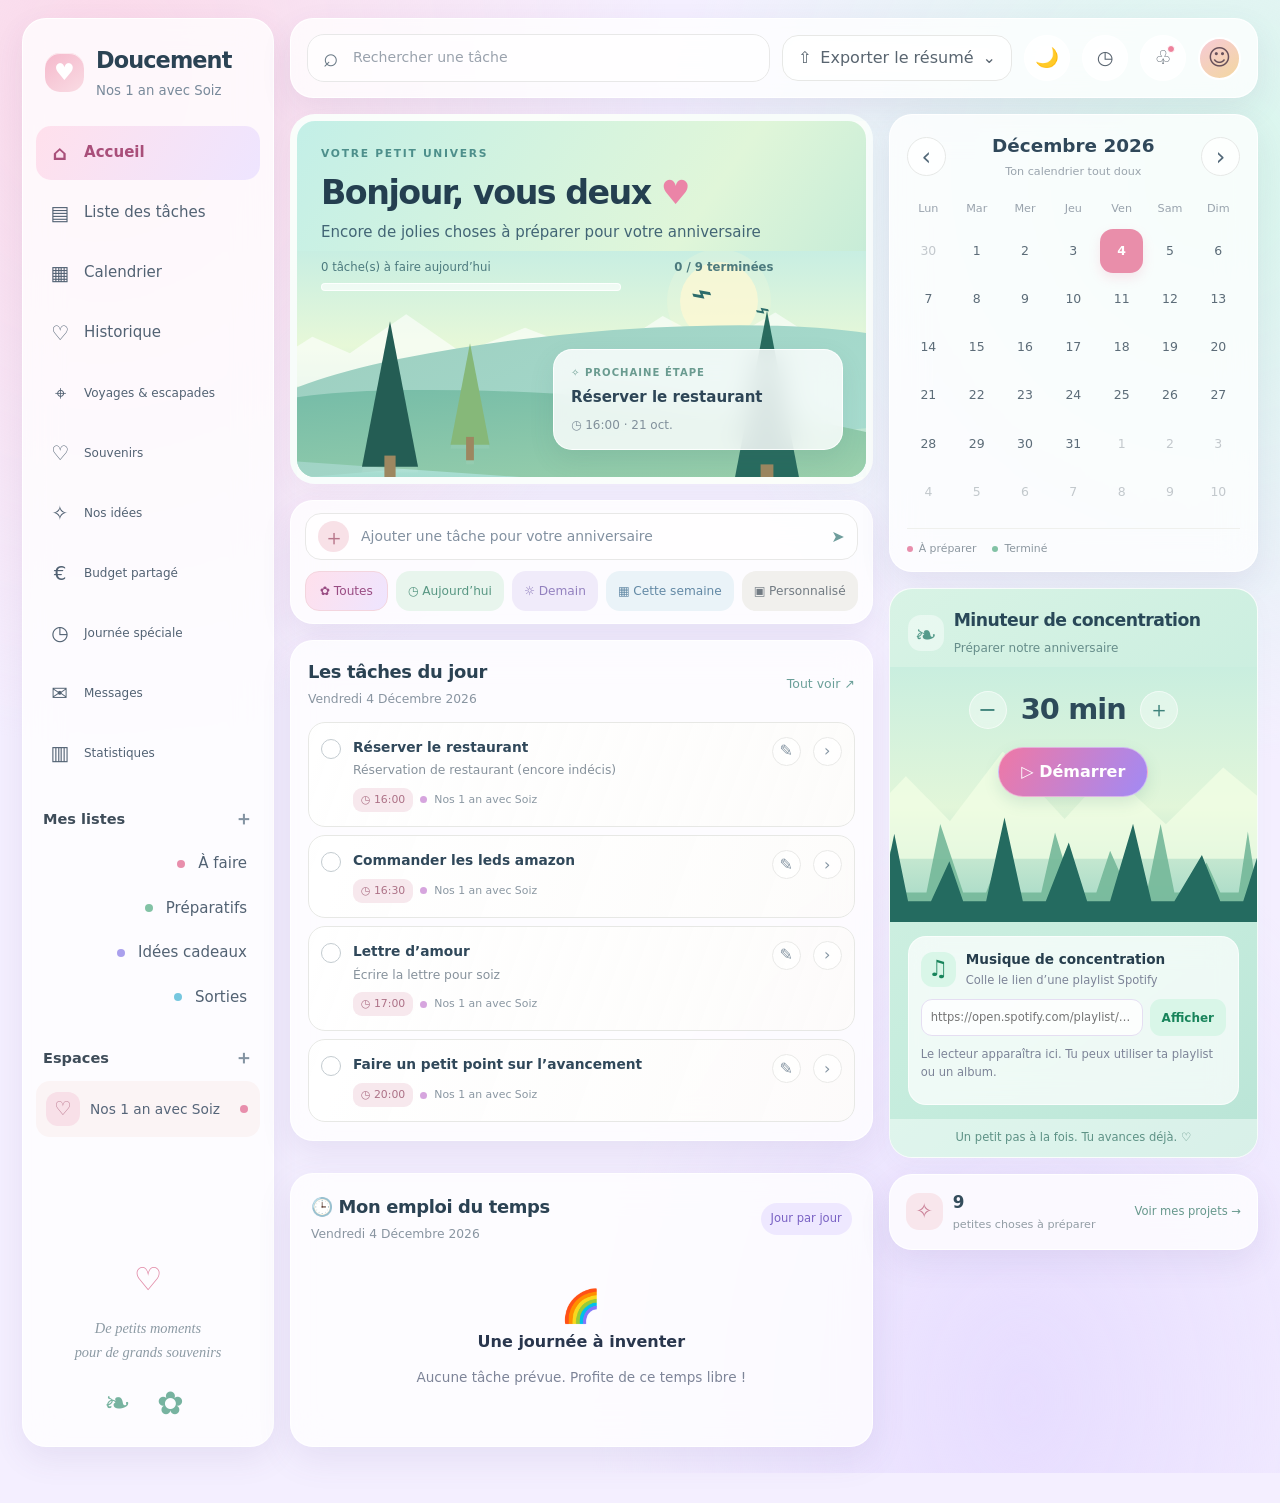
<file: index.html>
<!doctype html><html lang="fr"><head><meta charset="utf-8"><meta name="viewport" content="width=device-width,initial-scale=1,viewport-fit=cover"><meta name="theme-color" content="#f7f4ee"><meta name="description" content="Ton espace doux pour organiser tes projets."><title>Doucement — Mon espace</title><link rel="stylesheet" href="style.css"></head><body data-page="home"><div id="app"></div><script src="app.js" defer></script></body></html>
</file>
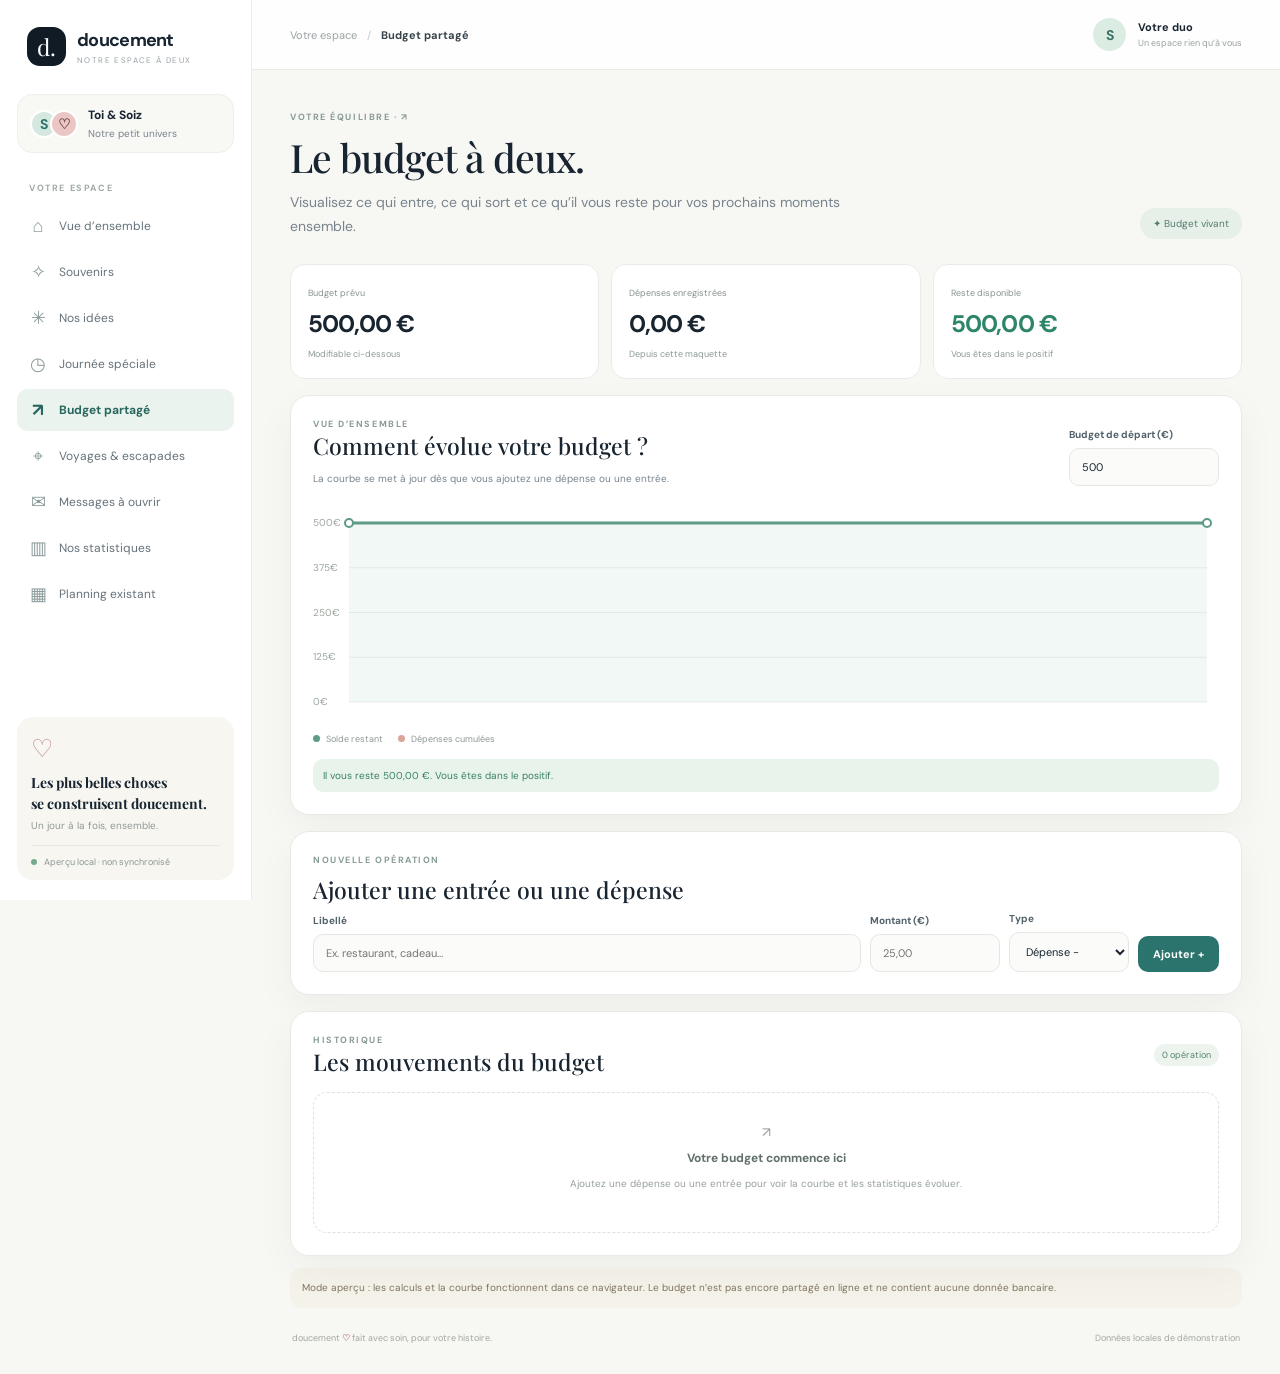
<file: budget.html>
<!doctype html><html lang="fr"><head><meta charset="utf-8"><meta name="viewport" content="width=device-width,initial-scale=1"><title>Budget partagé — Doucement</title><link rel="stylesheet" href="styles.css"></head><body><div class="app-shell"><aside class="sidebar" id="sidebar"><a class="brand" href="index.html"><span class="brand-mark">d.</span><span><b>doucement</b><small>NOTRE ESPACE À DEUX</small></span></a><div class="couple-switch"><div class="avatar-pair"><span>S</span><span>♡</span></div><div><b>Toi & Soiz</b><small>Notre petit univers</small></div></div><div class="nav-label">VOTRE ESPACE</div><nav class="nav"><a class="nav-link " href="index.html"><span>⌂</span>Vue d’ensemble</a><a class="nav-link " href="souvenirs.html"><span>✧</span>Souvenirs</a><a class="nav-link " href="idees.html"><span>✳</span>Nos idées</a><a class="nav-link " href="journee.html"><span>◷</span>Journée spéciale</a><a class="nav-link active" href="budget.html"><span>↗</span>Budget partagé</a><a class="nav-link " href="voyages.html"><span>⌖</span>Voyages & escapades</a><a class="nav-link " href="messages.html"><span>✉</span>Messages à ouvrir</a><a class="nav-link " href="stats.html"><span>▥</span>Nos statistiques</a><a class="nav-link " href="planning.html"><span>▦</span>Planning existant</a></nav><div class="sidebar-bottom"><div class="tiny-heart">♡</div><b>Les plus belles choses<br>se construisent doucement.</b><small>Un jour à la fois, ensemble.</small><div class="sync"><span></span> Aperçu local · non synchronisé</div></div></aside><main class="main"><header class="topbar"><button class="mobile-menu" id="menuBtn">☰</button><div class="breadcrumb"><a href="index.html">Votre espace</a><span>/</span><b>Budget partagé</b></div><div class="top-actions"><div class="top-avatar">S</div><div class="user-label"><b>Votre duo</b><small>Un espace rien qu’à vous</small></div></div></header><div class="page-content fade-in"><div class="page-title-row"><div><div class="eyebrow">VOTRE ÉQUILIBRE · ↗</div><h1>Le budget à deux.</h1><p>Visualisez ce qui entre, ce qui sort et ce qu’il vous reste pour vos prochains moments ensemble.</p></div><span class="page-badge">✦ Budget vivant</span></div><div class="budget-summary"><div class="metric"><span>Budget prévu</span><b id="budgetPlanned">500,00 €</b><small>Modifiable ci-dessous</small></div><div class="metric" id="spentMetric"><span>Dépenses enregistrées</span><b id="budgetSpent">0,00 €</b><small>Depuis cette maquette</small></div><div class="metric positive" id="balanceMetric"><span>Reste disponible</span><b id="budgetBalance">500,00 €</b><small id="balanceCaption">Vous êtes dans le positif</small></div></div><div class="budget-page"><section class="surface"><div class="budget-trend"><div><div class="eyebrow">VUE D’ENSEMBLE</div><h2>Comment évolue votre budget ?</h2><p class="muted" style="font-size:10px">La courbe se met à jour dès que vous ajoutez une dépense ou une entrée.</p></div><div class="field" style="max-width:150px"><label for="plannedInput">Budget de départ (€)</label><input type="number" id="plannedInput" value="500" min="0" step="10"></div></div><div class="chart-wrap"><canvas id="budgetChart" aria-label="Courbe d'évolution du budget"></canvas></div><div class="legend"><span>Solde restant</span><span>Dépenses cumulées</span></div><div id="budgetStatus" class="positive-note" style="margin-top:14px">Vous êtes dans le positif. Chaque ajout actualise le solde.</div></section><section class="surface"><div class="eyebrow">NOUVELLE OPÉRATION</div><h2 style="margin-top:8px">Ajouter une entrée ou une dépense</h2><form id="budgetForm"><div class="budget-add-row"><div class="field"><label for="expenseName">Libellé</label><input id="expenseName" required placeholder="Ex. restaurant, cadeau…"></div><div class="field"><label for="expenseAmount">Montant (€)</label><input id="expenseAmount" type="number" min="0.01" step="0.01" required placeholder="25,00"></div><div class="field"><label for="expenseType">Type</label><select id="expenseType"><option value="out">Dépense −</option><option value="in">Entrée +</option></select></div><button class="btn btn-primary" type="submit">Ajouter +</button></div></form></section><section class="surface"><div class="list-head"><div><div class="eyebrow">HISTORIQUE</div><h2>Les mouvements du budget</h2></div><span class="pill" id="transactionCount">0 opération</span></div><div id="transactions" class="transaction-list"><div class="empty-state">↗<b>Votre budget commence ici</b><p>Ajoutez une dépense ou une entrée pour voir la courbe et les statistiques évoluer.</p></div></div></section></div><div class="notice">Mode aperçu : les calculs et la courbe fonctionnent dans ce navigateur. Le budget n’est pas encore partagé en ligne et ne contient aucune donnée bancaire.</div><footer class="footer"><span>doucement <b>♡</b> fait avec soin, pour votre histoire.</span><span>Données locales de démonstration</span></footer></div></main></div><script src="studio.js"></script></body></html>
</file>
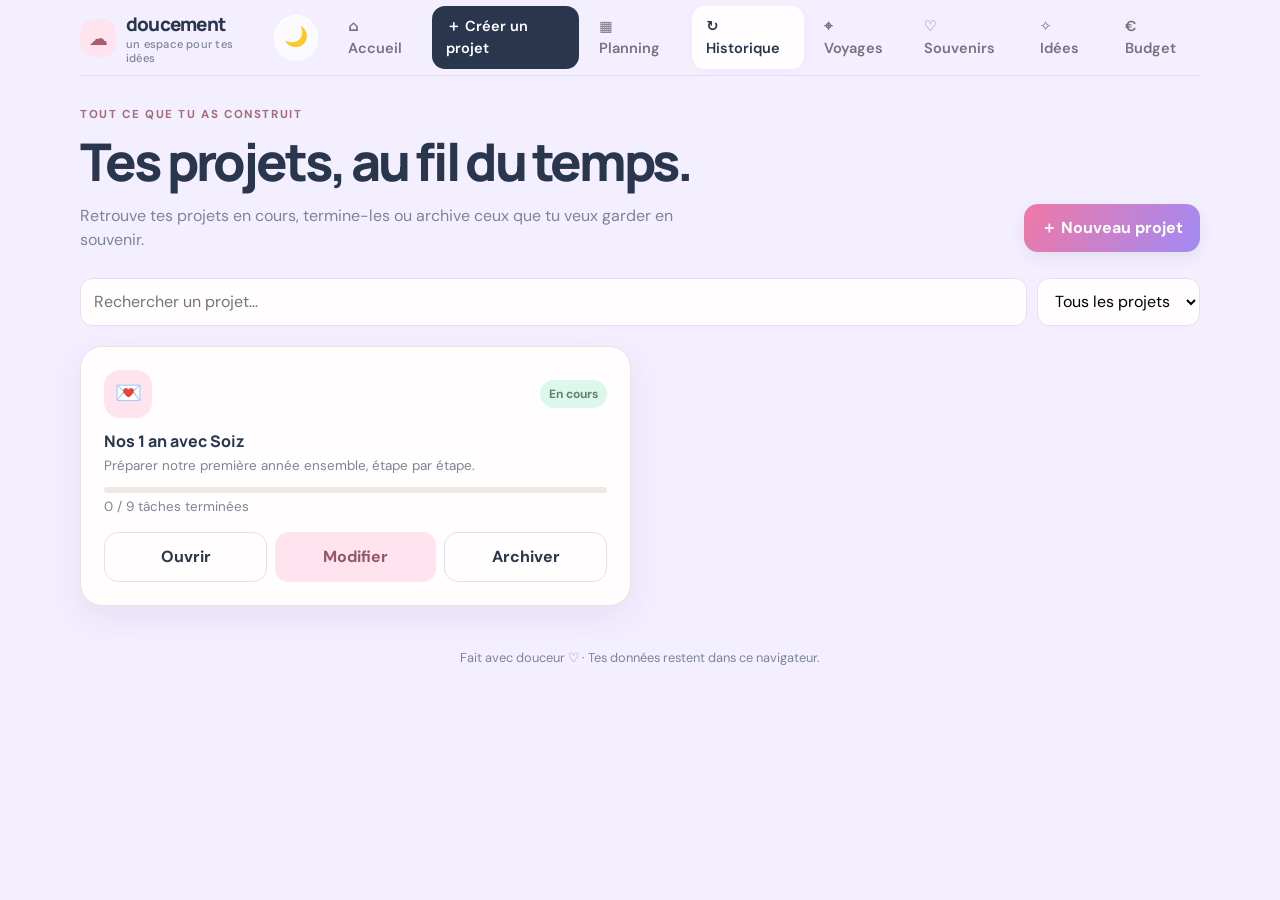
<file: historique.html>
<!doctype html><html lang="fr"><head><meta charset="utf-8"><meta name="viewport" content="width=device-width,initial-scale=1,viewport-fit=cover"><meta name="theme-color" content="#f7f4ee"><title>Historique — Doucement</title><link rel="stylesheet" href="style.css"></head><body data-page="history"><div id="app"></div><script src="app.js" defer></script></body></html>
</file>
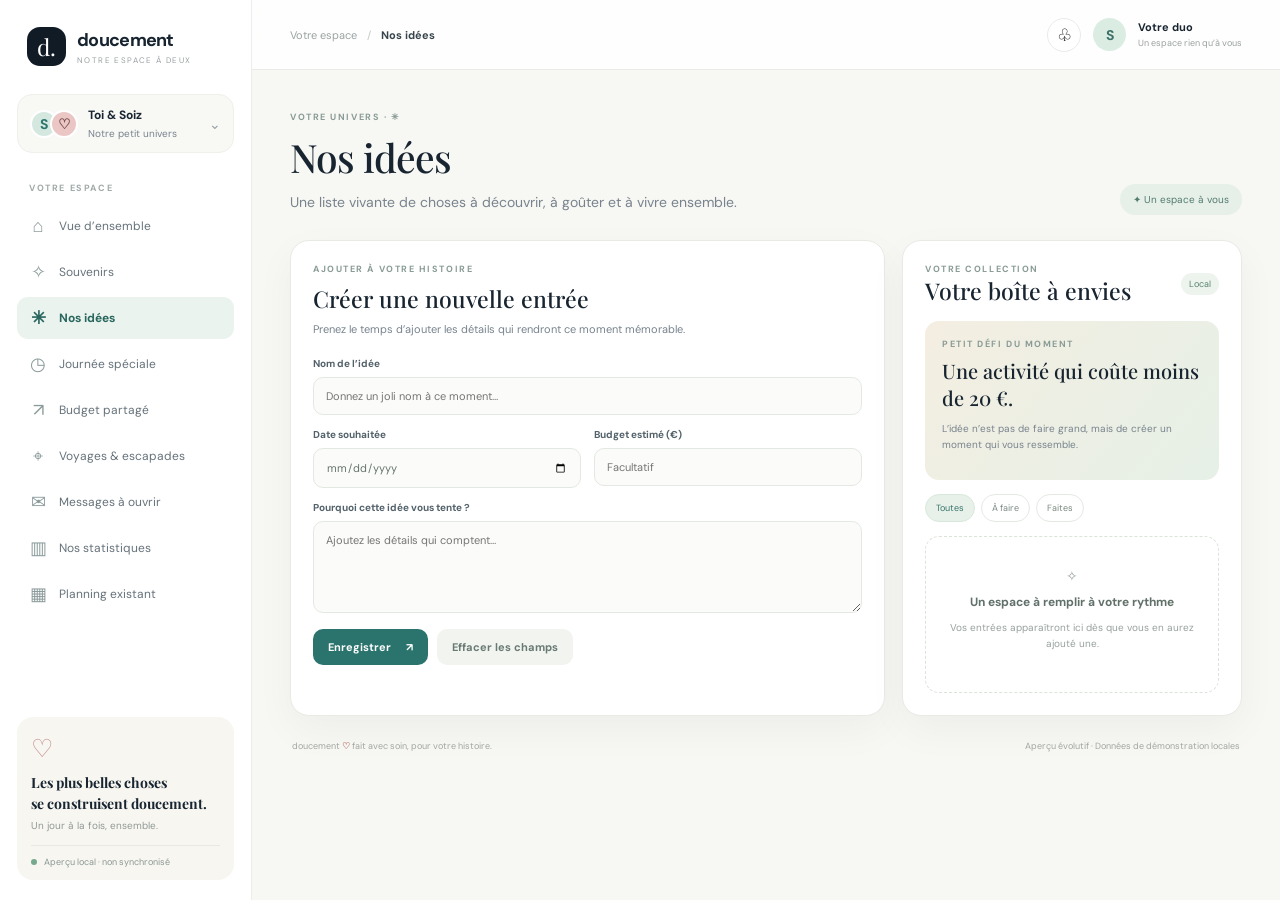
<file: idees.html>
<!doctype html><html lang="fr"><head><meta charset="utf-8"><meta name="viewport" content="width=device-width,initial-scale=1"><title>Nos idées — Doucement</title><link rel="stylesheet" href="styles.css"></head><body><div class="app-shell"><aside class="sidebar" id="sidebar"><a class="brand" href="index.html"><span class="brand-mark">d.</span><span><b>doucement</b><small>NOTRE ESPACE À DEUX</small></span></a><div class="couple-switch"><div class="avatar-pair"><span>S</span><span>♡</span></div><div><b>Toi & Soiz</b><small>Notre petit univers</small></div><span class="chevron">⌄</span></div><div class="nav-label">VOTRE ESPACE</div><nav class="nav"><a class="nav-link " href="index.html"><span>⌂</span>Vue d’ensemble</a><a class="nav-link " href="souvenirs.html"><span>✧</span>Souvenirs</a><a class="nav-link active" href="idees.html"><span>✳</span>Nos idées</a><a class="nav-link " href="journee.html"><span>◷</span>Journée spéciale</a><a class="nav-link " href="budget.html"><span>↗</span>Budget partagé</a><a class="nav-link " href="voyages.html"><span>⌖</span>Voyages & escapades</a><a class="nav-link " href="messages.html"><span>✉</span>Messages à ouvrir</a><a class="nav-link " href="stats.html"><span>▥</span>Nos statistiques</a><a class="nav-link " href="planning.html"><span>▦</span>Planning existant</a></nav><div class="sidebar-bottom"><div class="tiny-heart">♡</div><b>Les plus belles choses<br>se construisent doucement.</b><small>Un jour à la fois, ensemble.</small><div class="sync"><span></span> Aperçu local · non synchronisé</div></div></aside><main class="main"><header class="topbar"><button class="mobile-menu" id="menuBtn">☰</button><div class="breadcrumb"><a href="index.html">Votre espace</a><span>/</span><b>Nos idées</b></div><div class="top-actions"><button class="icon-button">♧</button><div class="top-avatar">S</div><div class="user-label"><b>Votre duo</b><small>Un espace rien qu’à vous</small></div></div></header><div class="page-content fade-in"><div class="page-title-row"><div><div class="eyebrow">VOTRE UNIVERS · ✳</div><h1>Nos idées</h1><p>Une liste vivante de choses à découvrir, à goûter et à vivre ensemble.</p></div><span class="page-badge">✦ Un espace à vous</span></div><div class="content-grid"><section class="surface"><div class="eyebrow">AJOUTER À VOTRE HISTOIRE</div><h2 style="margin-top:8px">Créer une nouvelle entrée</h2><p class="muted" style="font-size:11px;margin:0 0 19px">Prenez le temps d’ajouter les détails qui rendront ce moment mémorable.</p><form id="entryForm"><div class="form-grid"><div class="field full"><label for="field1">Nom de l’idée</label><input id="field1" required placeholder="Donnez un joli nom à ce moment…"></div><div class="field"><label for="field2">Date souhaitée</label><input id="field2" type="date"></div><div class="field"><label for="field3">Budget estimé (€)</label><input id="field3" type=number min=0 step=0.01 placeholder="Facultatif"></div><div class="field full"><label for="field4">Pourquoi cette idée vous tente ?</label><textarea id="field4" placeholder="Ajoutez les détails qui comptent…"></textarea></div></div><div class="form-actions"><button class="btn btn-primary" type="submit">Enregistrer <span>↗</span></button><button class="btn btn-ghost" type="reset">Effacer les champs</button></div></form></section><section class="surface"><div class="list-head"><div><div class="eyebrow">VOTRE COLLECTION</div><h2>Votre boîte à envies</h2></div><span class="pill">Local</span></div><div class="idea-prompt"><div class="eyebrow">PETIT DÉFI DU MOMENT</div><h2>Une activité qui coûte moins de 20 €.</h2><p class="muted">L’idée n’est pas de faire grand, mais de créer un moment qui vous ressemble.</p></div><div class="filter-row" style="margin:14px 0"><button class="filter-chip active">Toutes</button><button class="filter-chip">À faire</button><button class="filter-chip">Faites</button></div><div id="entryList" class="entry-list" style="margin-top:14px"></div></section></div><footer class="footer"><span>doucement <b>♡</b> fait avec soin, pour votre histoire.</span><span>Aperçu évolutif · Données de démonstration locales</span></footer></div></main></div><script src="studio.js"></script></body></html>
</file>
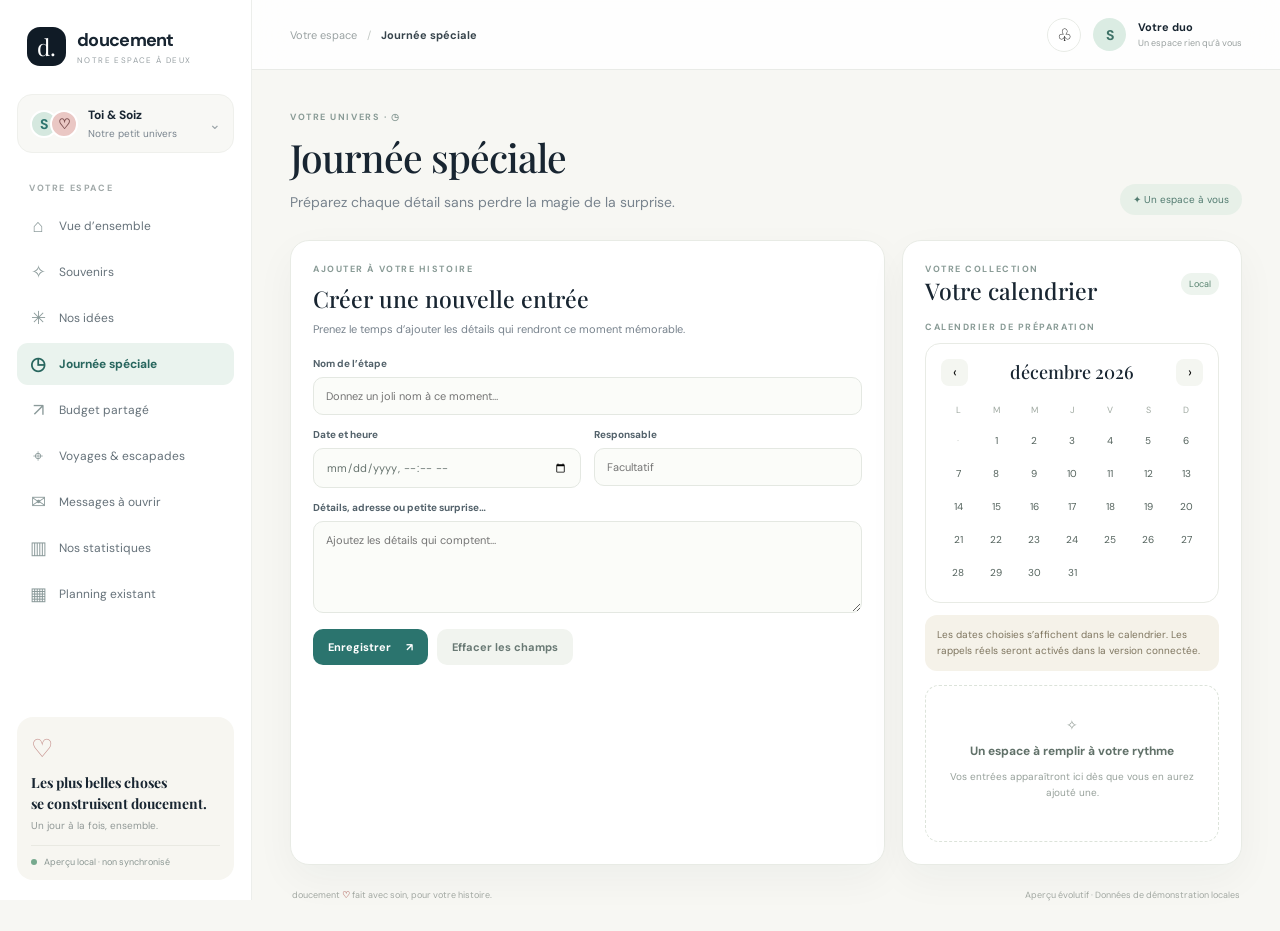
<file: journee.html>
<!doctype html><html lang="fr"><head><meta charset="utf-8"><meta name="viewport" content="width=device-width,initial-scale=1"><title>Journée spéciale — Doucement</title><link rel="stylesheet" href="styles.css"></head><body><div class="app-shell"><aside class="sidebar" id="sidebar"><a class="brand" href="index.html"><span class="brand-mark">d.</span><span><b>doucement</b><small>NOTRE ESPACE À DEUX</small></span></a><div class="couple-switch"><div class="avatar-pair"><span>S</span><span>♡</span></div><div><b>Toi & Soiz</b><small>Notre petit univers</small></div><span class="chevron">⌄</span></div><div class="nav-label">VOTRE ESPACE</div><nav class="nav"><a class="nav-link " href="index.html"><span>⌂</span>Vue d’ensemble</a><a class="nav-link " href="souvenirs.html"><span>✧</span>Souvenirs</a><a class="nav-link " href="idees.html"><span>✳</span>Nos idées</a><a class="nav-link active" href="journee.html"><span>◷</span>Journée spéciale</a><a class="nav-link " href="budget.html"><span>↗</span>Budget partagé</a><a class="nav-link " href="voyages.html"><span>⌖</span>Voyages & escapades</a><a class="nav-link " href="messages.html"><span>✉</span>Messages à ouvrir</a><a class="nav-link " href="stats.html"><span>▥</span>Nos statistiques</a><a class="nav-link " href="planning.html"><span>▦</span>Planning existant</a></nav><div class="sidebar-bottom"><div class="tiny-heart">♡</div><b>Les plus belles choses<br>se construisent doucement.</b><small>Un jour à la fois, ensemble.</small><div class="sync"><span></span> Aperçu local · non synchronisé</div></div></aside><main class="main"><header class="topbar"><button class="mobile-menu" id="menuBtn">☰</button><div class="breadcrumb"><a href="index.html">Votre espace</a><span>/</span><b>Journée spéciale</b></div><div class="top-actions"><button class="icon-button">♧</button><div class="top-avatar">S</div><div class="user-label"><b>Votre duo</b><small>Un espace rien qu’à vous</small></div></div></header><div class="page-content fade-in"><div class="page-title-row"><div><div class="eyebrow">VOTRE UNIVERS · ◷</div><h1>Journée spéciale</h1><p>Préparez chaque détail sans perdre la magie de la surprise.</p></div><span class="page-badge">✦ Un espace à vous</span></div><div class="content-grid"><section class="surface"><div class="eyebrow">AJOUTER À VOTRE HISTOIRE</div><h2 style="margin-top:8px">Créer une nouvelle entrée</h2><p class="muted" style="font-size:11px;margin:0 0 19px">Prenez le temps d’ajouter les détails qui rendront ce moment mémorable.</p><form id="entryForm"><div class="form-grid"><div class="field full"><label for="field1">Nom de l’étape</label><input id="field1" required placeholder="Donnez un joli nom à ce moment…"></div><div class="field"><label for="field2">Date et heure</label><input id="field2" type="datetime-local"></div><div class="field"><label for="field3">Responsable</label><input id="field3"  placeholder="Facultatif"></div><div class="field full"><label for="field4">Détails, adresse ou petite surprise…</label><textarea id="field4" placeholder="Ajoutez les détails qui comptent…"></textarea></div></div><div class="form-actions"><button class="btn btn-primary" type="submit">Enregistrer <span>↗</span></button><button class="btn btn-ghost" type="reset">Effacer les champs</button></div></form></section><section class="surface"><div class="list-head"><div><div class="eyebrow">VOTRE COLLECTION</div><h2>Votre calendrier</h2></div><span class="pill">Local</span></div><div class="eyebrow" style="margin-bottom:10px">CALENDRIER DE PRÉPARATION</div><div id="calendar" class="calendar-shell"></div><div class="notice">Les dates choisies s’affichent dans le calendrier. Les rappels réels seront activés dans la version connectée.</div><div id="entryList" class="entry-list" style="margin-top:14px"></div></section></div><footer class="footer"><span>doucement <b>♡</b> fait avec soin, pour votre histoire.</span><span>Aperçu évolutif · Données de démonstration locales</span></footer></div></main></div><script src="studio.js"></script></body></html>
</file>
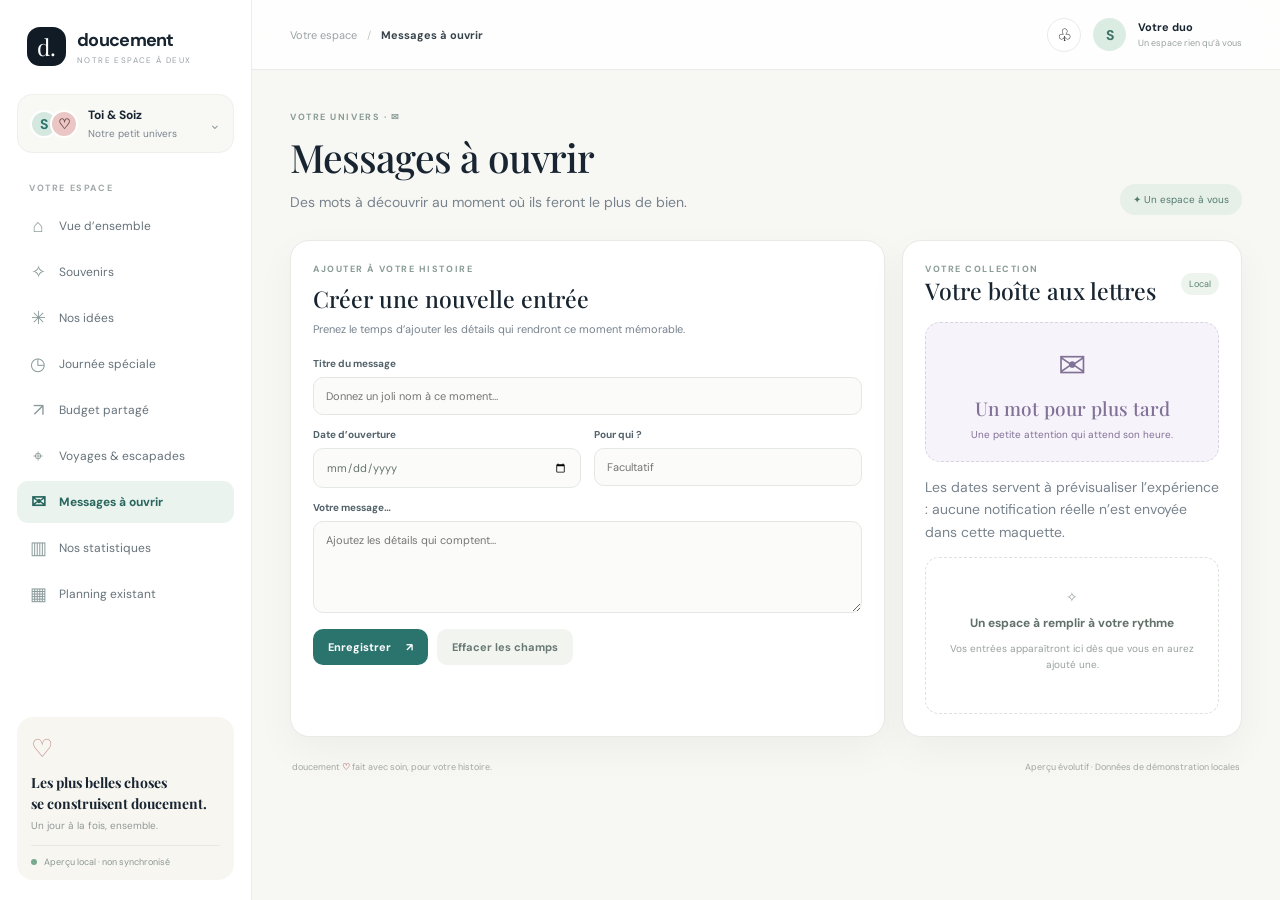
<file: messages.html>
<!doctype html><html lang="fr"><head><meta charset="utf-8"><meta name="viewport" content="width=device-width,initial-scale=1"><title>Messages à ouvrir — Doucement</title><link rel="stylesheet" href="styles.css"></head><body><div class="app-shell"><aside class="sidebar" id="sidebar"><a class="brand" href="index.html"><span class="brand-mark">d.</span><span><b>doucement</b><small>NOTRE ESPACE À DEUX</small></span></a><div class="couple-switch"><div class="avatar-pair"><span>S</span><span>♡</span></div><div><b>Toi & Soiz</b><small>Notre petit univers</small></div><span class="chevron">⌄</span></div><div class="nav-label">VOTRE ESPACE</div><nav class="nav"><a class="nav-link " href="index.html"><span>⌂</span>Vue d’ensemble</a><a class="nav-link " href="souvenirs.html"><span>✧</span>Souvenirs</a><a class="nav-link " href="idees.html"><span>✳</span>Nos idées</a><a class="nav-link " href="journee.html"><span>◷</span>Journée spéciale</a><a class="nav-link " href="budget.html"><span>↗</span>Budget partagé</a><a class="nav-link " href="voyages.html"><span>⌖</span>Voyages & escapades</a><a class="nav-link active" href="messages.html"><span>✉</span>Messages à ouvrir</a><a class="nav-link " href="stats.html"><span>▥</span>Nos statistiques</a><a class="nav-link " href="planning.html"><span>▦</span>Planning existant</a></nav><div class="sidebar-bottom"><div class="tiny-heart">♡</div><b>Les plus belles choses<br>se construisent doucement.</b><small>Un jour à la fois, ensemble.</small><div class="sync"><span></span> Aperçu local · non synchronisé</div></div></aside><main class="main"><header class="topbar"><button class="mobile-menu" id="menuBtn">☰</button><div class="breadcrumb"><a href="index.html">Votre espace</a><span>/</span><b>Messages à ouvrir</b></div><div class="top-actions"><button class="icon-button">♧</button><div class="top-avatar">S</div><div class="user-label"><b>Votre duo</b><small>Un espace rien qu’à vous</small></div></div></header><div class="page-content fade-in"><div class="page-title-row"><div><div class="eyebrow">VOTRE UNIVERS · ✉</div><h1>Messages à ouvrir</h1><p>Des mots à découvrir au moment où ils feront le plus de bien.</p></div><span class="page-badge">✦ Un espace à vous</span></div><div class="content-grid"><section class="surface"><div class="eyebrow">AJOUTER À VOTRE HISTOIRE</div><h2 style="margin-top:8px">Créer une nouvelle entrée</h2><p class="muted" style="font-size:11px;margin:0 0 19px">Prenez le temps d’ajouter les détails qui rendront ce moment mémorable.</p><form id="entryForm"><div class="form-grid"><div class="field full"><label for="field1">Titre du message</label><input id="field1" required placeholder="Donnez un joli nom à ce moment…"></div><div class="field"><label for="field2">Date d’ouverture</label><input id="field2" type="date"></div><div class="field"><label for="field3">Pour qui ?</label><input id="field3"  placeholder="Facultatif"></div><div class="field full"><label for="field4">Votre message…</label><textarea id="field4" placeholder="Ajoutez les détails qui comptent…"></textarea></div></div><div class="form-actions"><button class="btn btn-primary" type="submit">Enregistrer <span>↗</span></button><button class="btn btn-ghost" type="reset">Effacer les champs</button></div></form></section><section class="surface"><div class="list-head"><div><div class="eyebrow">VOTRE COLLECTION</div><h2>Votre boîte aux lettres</h2></div><span class="pill">Local</span></div><div class="letter-preview"><span>✉</span><b>Un mot pour plus tard</b><small>Une petite attention qui attend son heure.</small></div><p class="muted">Les dates servent à prévisualiser l’expérience : aucune notification réelle n’est envoyée dans cette maquette.</p><div id="entryList" class="entry-list" style="margin-top:14px"></div></section></div><footer class="footer"><span>doucement <b>♡</b> fait avec soin, pour votre histoire.</span><span>Aperçu évolutif · Données de démonstration locales</span></footer></div></main></div><script src="studio.js"></script></body></html>
</file>
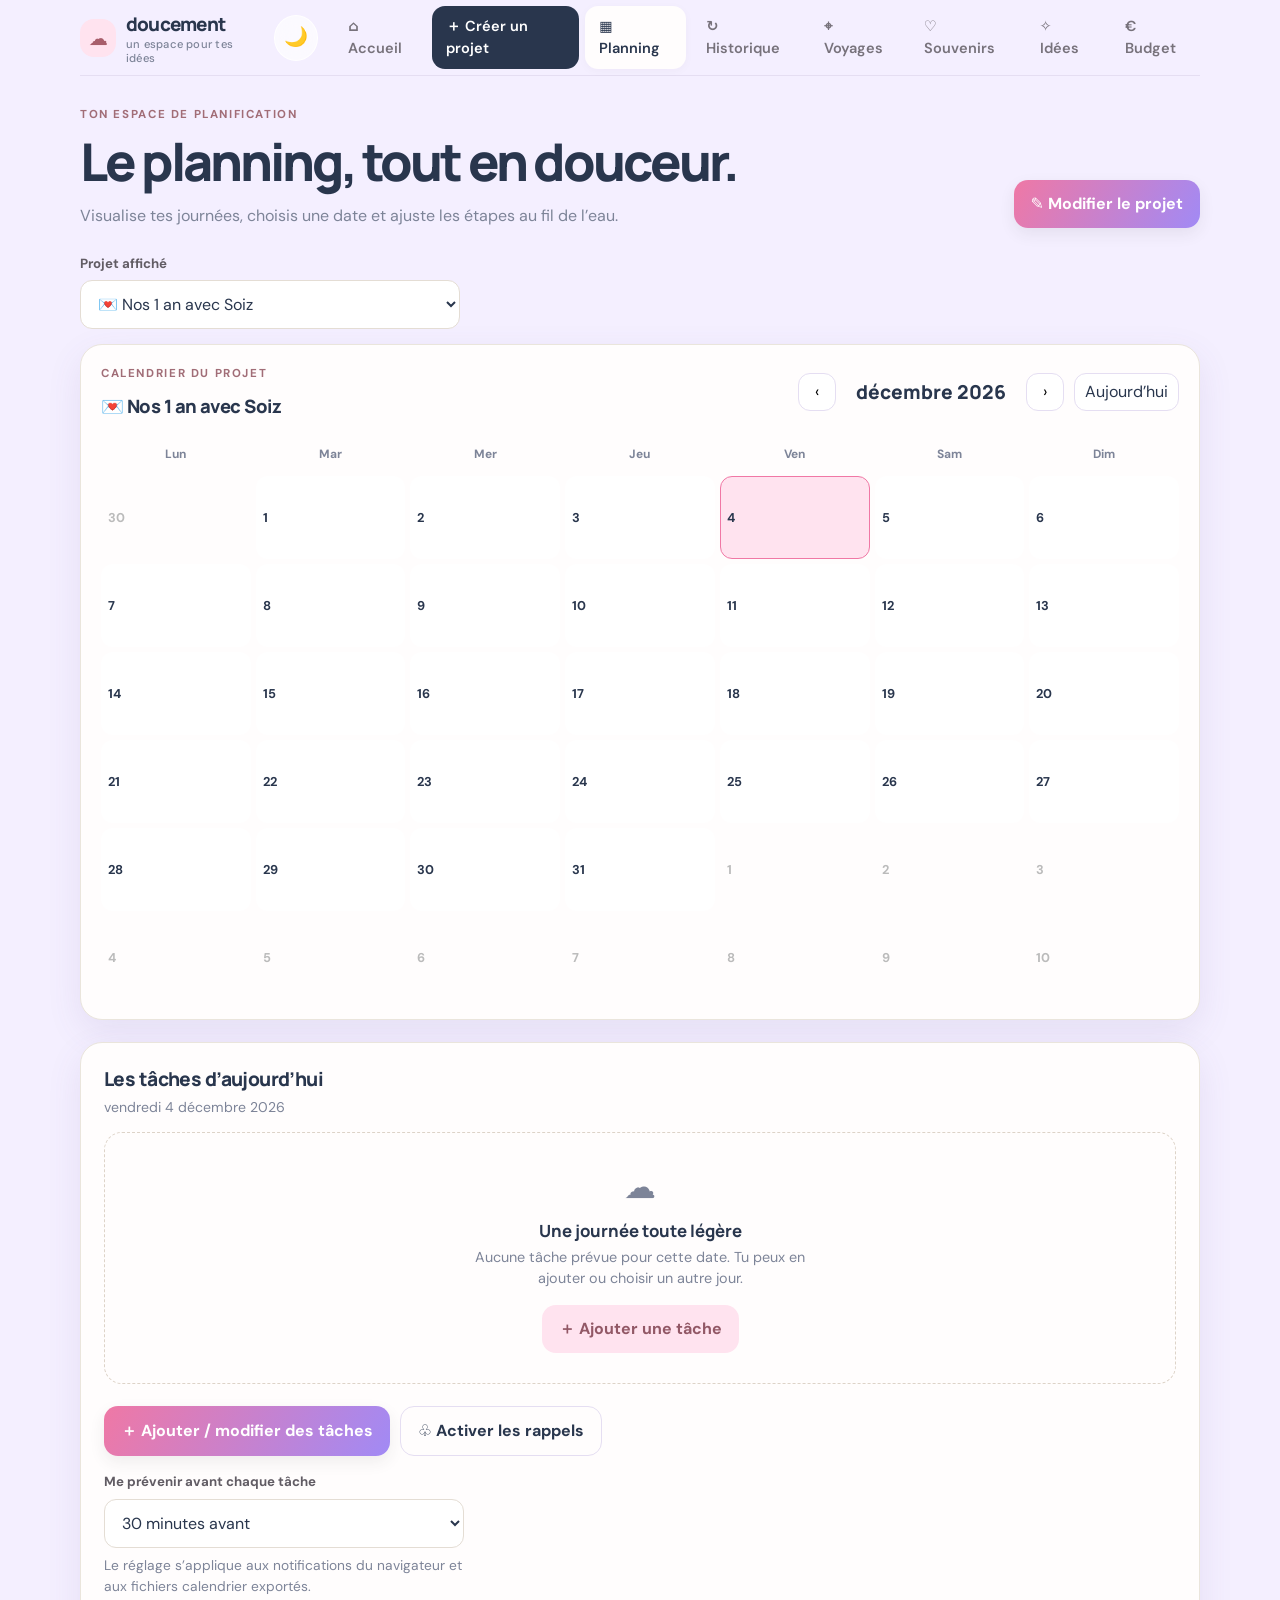
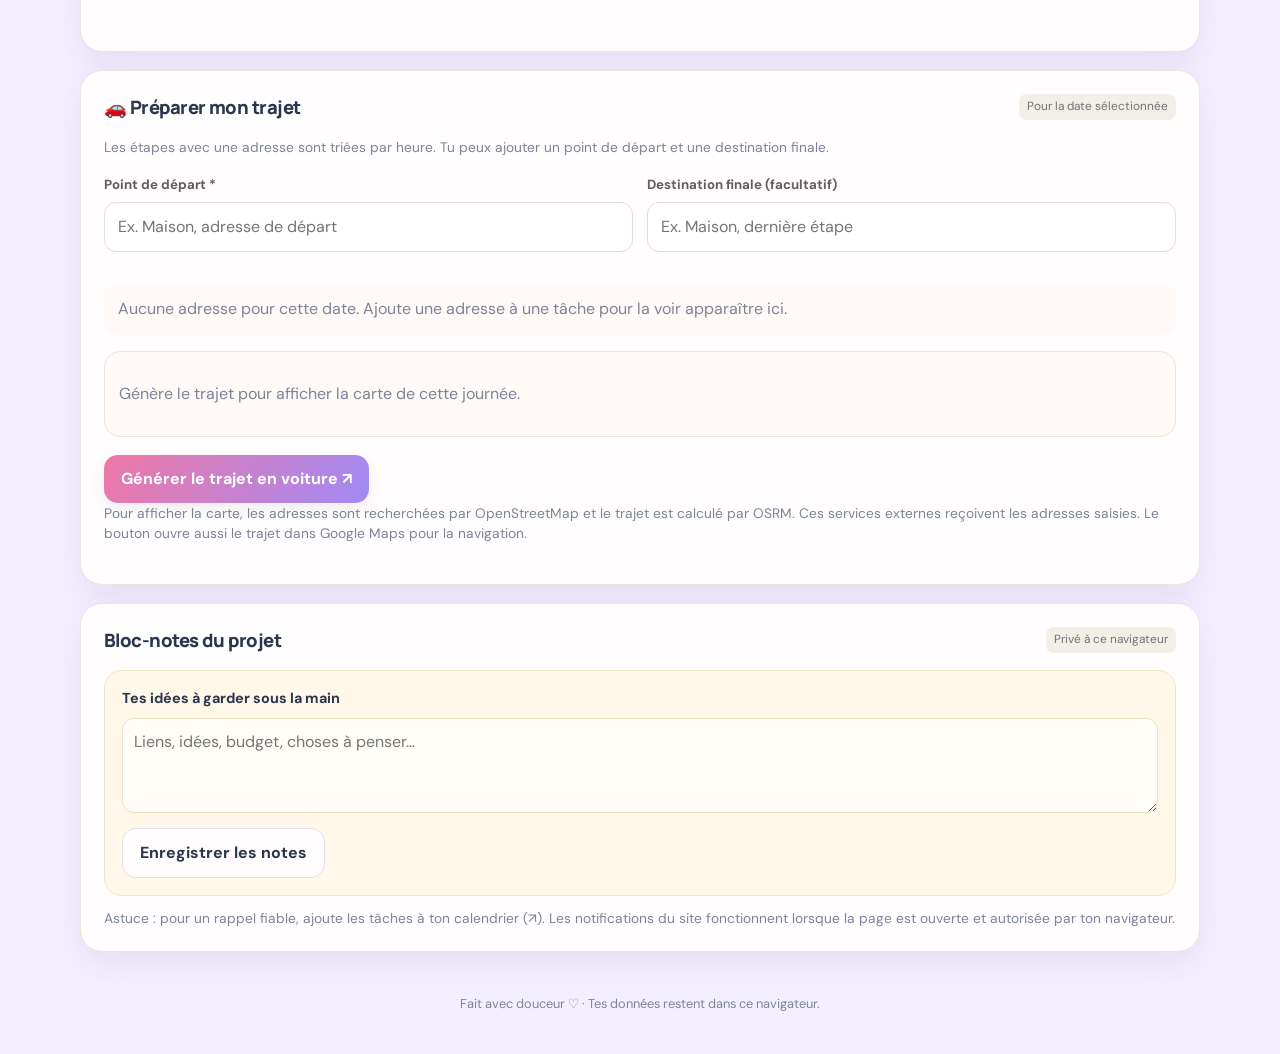
<file: planning.html>
<!doctype html><html lang="fr"><head><meta charset="utf-8"><meta name="viewport" content="width=device-width,initial-scale=1,viewport-fit=cover"><meta name="theme-color" content="#f7f4ee"><title>Mon planning — Doucement</title><link rel="stylesheet" href="style.css"></head><body data-page="planning"><div id="app"></div><script src="app.js" defer></script></body></html>
</file>
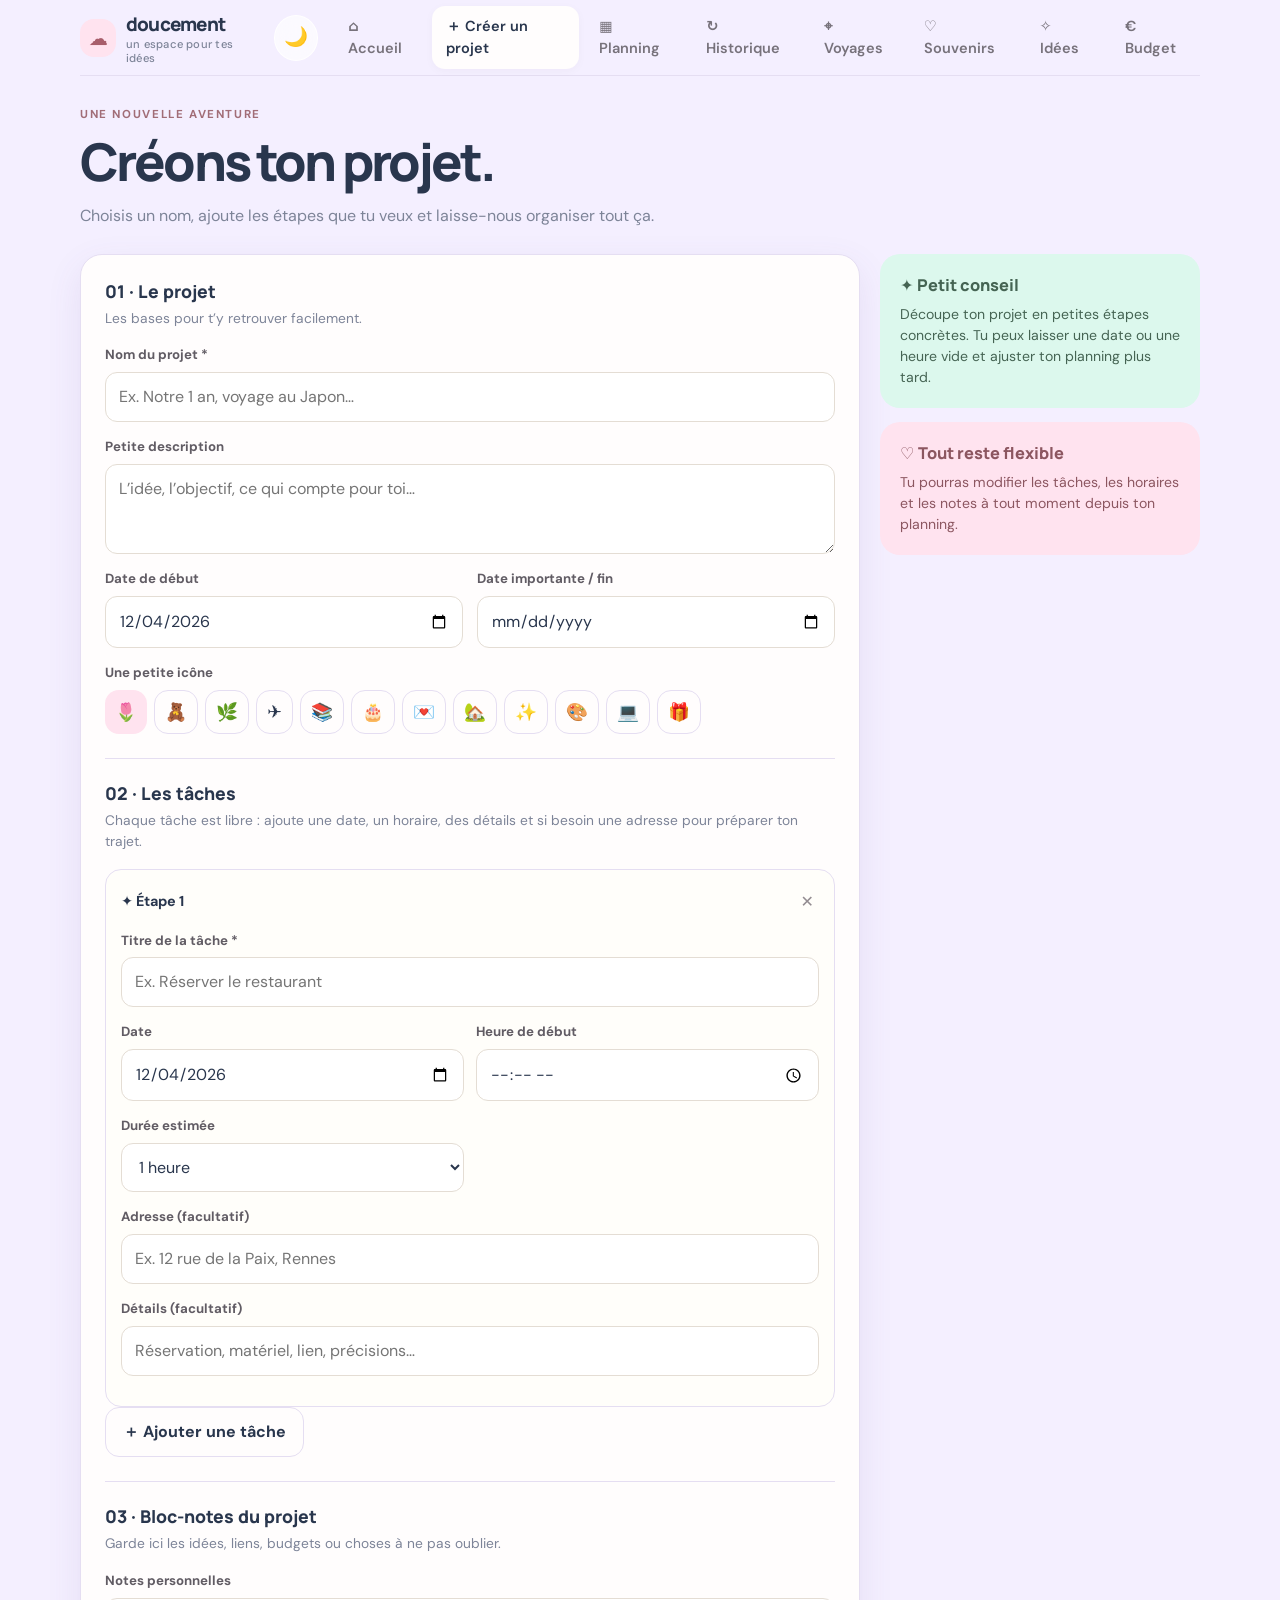
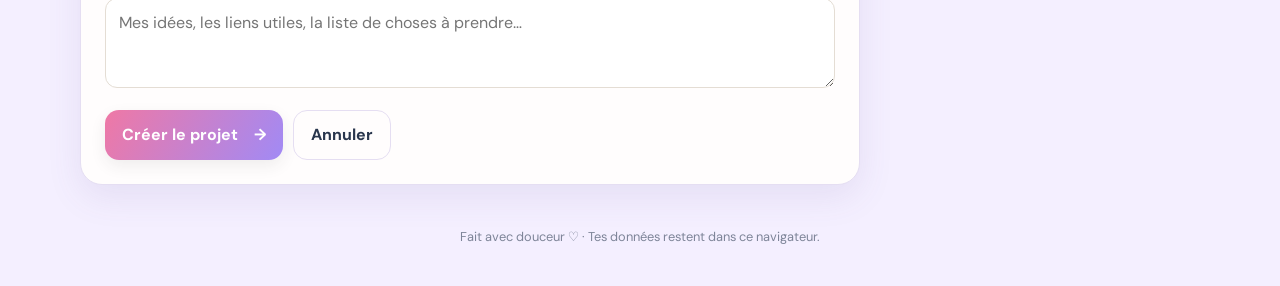
<file: projet.html>
<!doctype html><html lang="fr"><head><meta charset="utf-8"><meta name="viewport" content="width=device-width,initial-scale=1,viewport-fit=cover"><meta name="theme-color" content="#f7f4ee"><title>Créer un projet — Doucement</title><link rel="stylesheet" href="style.css"></head><body data-page="project"><div id="app"></div><script src="app.js" defer></script></body></html>
</file>
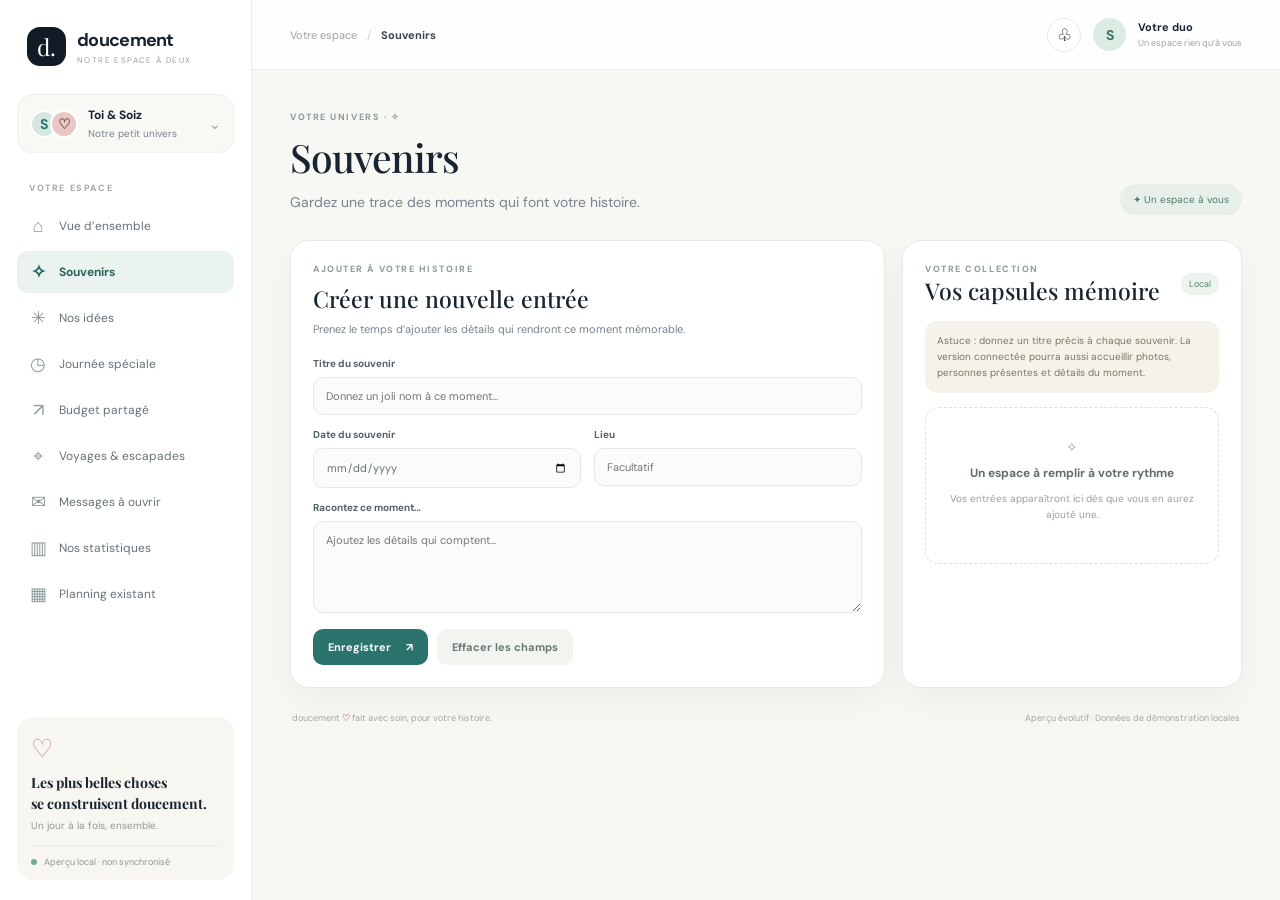
<file: souvenirs.html>
<!doctype html><html lang="fr"><head><meta charset="utf-8"><meta name="viewport" content="width=device-width,initial-scale=1"><title>Souvenirs — Doucement</title><link rel="stylesheet" href="styles.css"></head><body><div class="app-shell"><aside class="sidebar" id="sidebar"><a class="brand" href="index.html"><span class="brand-mark">d.</span><span><b>doucement</b><small>NOTRE ESPACE À DEUX</small></span></a><div class="couple-switch"><div class="avatar-pair"><span>S</span><span>♡</span></div><div><b>Toi & Soiz</b><small>Notre petit univers</small></div><span class="chevron">⌄</span></div><div class="nav-label">VOTRE ESPACE</div><nav class="nav"><a class="nav-link " href="index.html"><span>⌂</span>Vue d’ensemble</a><a class="nav-link active" href="souvenirs.html"><span>✧</span>Souvenirs</a><a class="nav-link " href="idees.html"><span>✳</span>Nos idées</a><a class="nav-link " href="journee.html"><span>◷</span>Journée spéciale</a><a class="nav-link " href="budget.html"><span>↗</span>Budget partagé</a><a class="nav-link " href="voyages.html"><span>⌖</span>Voyages & escapades</a><a class="nav-link " href="messages.html"><span>✉</span>Messages à ouvrir</a><a class="nav-link " href="stats.html"><span>▥</span>Nos statistiques</a><a class="nav-link " href="planning.html"><span>▦</span>Planning existant</a></nav><div class="sidebar-bottom"><div class="tiny-heart">♡</div><b>Les plus belles choses<br>se construisent doucement.</b><small>Un jour à la fois, ensemble.</small><div class="sync"><span></span> Aperçu local · non synchronisé</div></div></aside><main class="main"><header class="topbar"><button class="mobile-menu" id="menuBtn">☰</button><div class="breadcrumb"><a href="index.html">Votre espace</a><span>/</span><b>Souvenirs</b></div><div class="top-actions"><button class="icon-button">♧</button><div class="top-avatar">S</div><div class="user-label"><b>Votre duo</b><small>Un espace rien qu’à vous</small></div></div></header><div class="page-content fade-in"><div class="page-title-row"><div><div class="eyebrow">VOTRE UNIVERS · ✧</div><h1>Souvenirs</h1><p>Gardez une trace des moments qui font votre histoire.</p></div><span class="page-badge">✦ Un espace à vous</span></div><div class="content-grid"><section class="surface"><div class="eyebrow">AJOUTER À VOTRE HISTOIRE</div><h2 style="margin-top:8px">Créer une nouvelle entrée</h2><p class="muted" style="font-size:11px;margin:0 0 19px">Prenez le temps d’ajouter les détails qui rendront ce moment mémorable.</p><form id="entryForm"><div class="form-grid"><div class="field full"><label for="field1">Titre du souvenir</label><input id="field1" required placeholder="Donnez un joli nom à ce moment…"></div><div class="field"><label for="field2">Date du souvenir</label><input id="field2" type="date"></div><div class="field"><label for="field3">Lieu</label><input id="field3"  placeholder="Facultatif"></div><div class="field full"><label for="field4">Racontez ce moment…</label><textarea id="field4" placeholder="Ajoutez les détails qui comptent…"></textarea></div></div><div class="form-actions"><button class="btn btn-primary" type="submit">Enregistrer <span>↗</span></button><button class="btn btn-ghost" type="reset">Effacer les champs</button></div></form></section><section class="surface"><div class="list-head"><div><div class="eyebrow">VOTRE COLLECTION</div><h2>Vos capsules mémoire</h2></div><span class="pill">Local</span></div><div class="notice">Astuce : donnez un titre précis à chaque souvenir. La version connectée pourra aussi accueillir photos, personnes présentes et détails du moment.</div><div id="entryList" class="entry-list" style="margin-top:14px"></div></section></div><footer class="footer"><span>doucement <b>♡</b> fait avec soin, pour votre histoire.</span><span>Aperçu évolutif · Données de démonstration locales</span></footer></div></main></div><script src="studio.js"></script></body></html>
</file>
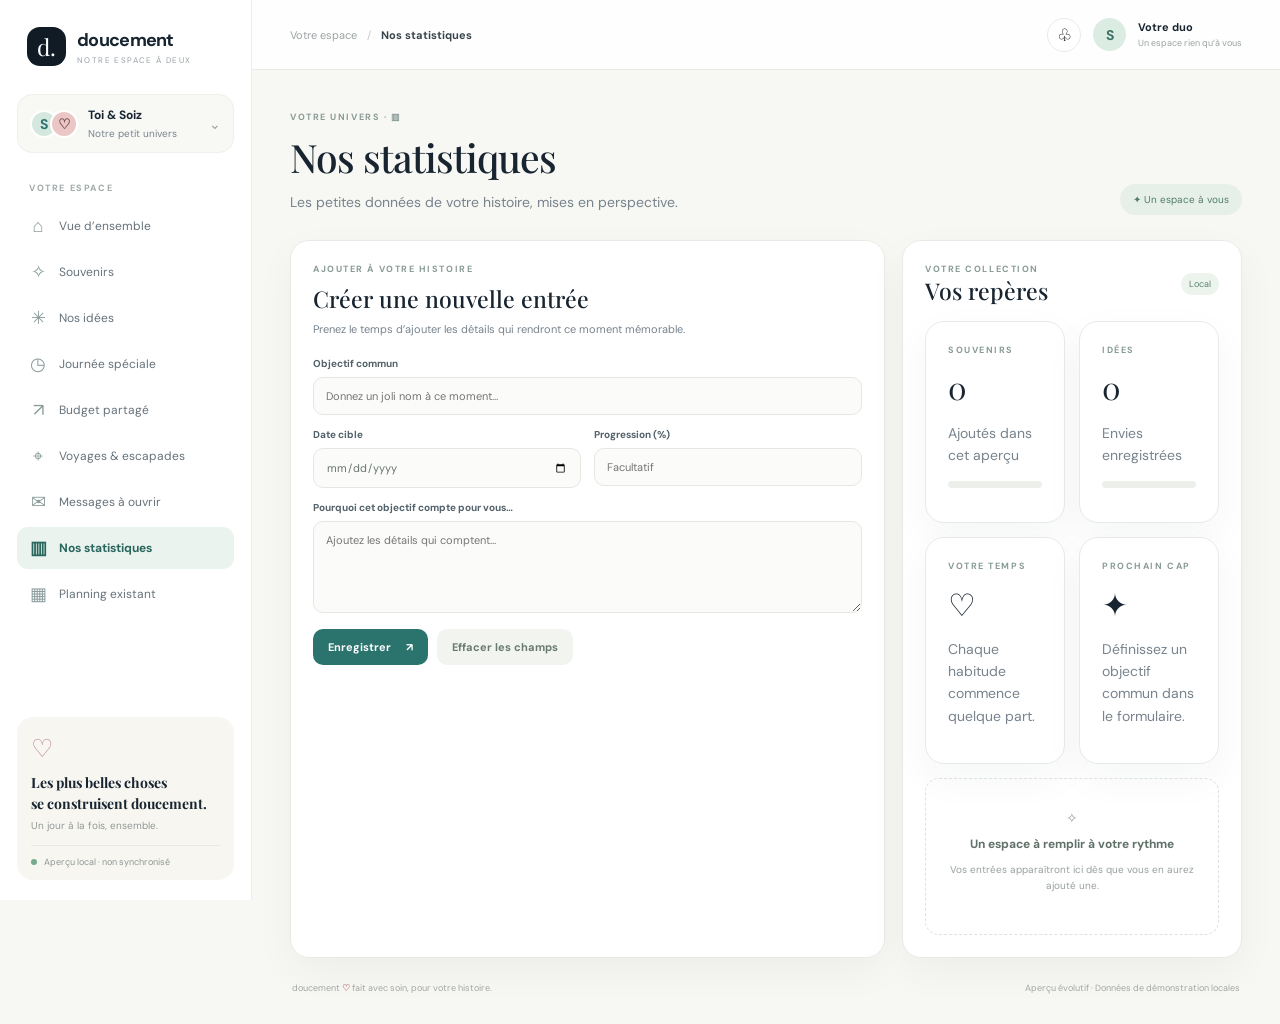
<file: stats.html>
<!doctype html><html lang="fr"><head><meta charset="utf-8"><meta name="viewport" content="width=device-width,initial-scale=1"><title>Nos statistiques — Doucement</title><link rel="stylesheet" href="styles.css"></head><body><div class="app-shell"><aside class="sidebar" id="sidebar"><a class="brand" href="index.html"><span class="brand-mark">d.</span><span><b>doucement</b><small>NOTRE ESPACE À DEUX</small></span></a><div class="couple-switch"><div class="avatar-pair"><span>S</span><span>♡</span></div><div><b>Toi & Soiz</b><small>Notre petit univers</small></div><span class="chevron">⌄</span></div><div class="nav-label">VOTRE ESPACE</div><nav class="nav"><a class="nav-link " href="index.html"><span>⌂</span>Vue d’ensemble</a><a class="nav-link " href="souvenirs.html"><span>✧</span>Souvenirs</a><a class="nav-link " href="idees.html"><span>✳</span>Nos idées</a><a class="nav-link " href="journee.html"><span>◷</span>Journée spéciale</a><a class="nav-link " href="budget.html"><span>↗</span>Budget partagé</a><a class="nav-link " href="voyages.html"><span>⌖</span>Voyages & escapades</a><a class="nav-link " href="messages.html"><span>✉</span>Messages à ouvrir</a><a class="nav-link active" href="stats.html"><span>▥</span>Nos statistiques</a><a class="nav-link " href="planning.html"><span>▦</span>Planning existant</a></nav><div class="sidebar-bottom"><div class="tiny-heart">♡</div><b>Les plus belles choses<br>se construisent doucement.</b><small>Un jour à la fois, ensemble.</small><div class="sync"><span></span> Aperçu local · non synchronisé</div></div></aside><main class="main"><header class="topbar"><button class="mobile-menu" id="menuBtn">☰</button><div class="breadcrumb"><a href="index.html">Votre espace</a><span>/</span><b>Nos statistiques</b></div><div class="top-actions"><button class="icon-button">♧</button><div class="top-avatar">S</div><div class="user-label"><b>Votre duo</b><small>Un espace rien qu’à vous</small></div></div></header><div class="page-content fade-in"><div class="page-title-row"><div><div class="eyebrow">VOTRE UNIVERS · ▥</div><h1>Nos statistiques</h1><p>Les petites données de votre histoire, mises en perspective.</p></div><span class="page-badge">✦ Un espace à vous</span></div><div class="content-grid"><section class="surface"><div class="eyebrow">AJOUTER À VOTRE HISTOIRE</div><h2 style="margin-top:8px">Créer une nouvelle entrée</h2><p class="muted" style="font-size:11px;margin:0 0 19px">Prenez le temps d’ajouter les détails qui rendront ce moment mémorable.</p><form id="entryForm"><div class="form-grid"><div class="field full"><label for="field1">Objectif commun</label><input id="field1" required placeholder="Donnez un joli nom à ce moment…"></div><div class="field"><label for="field2">Date cible</label><input id="field2" type="date"></div><div class="field"><label for="field3">Progression (%)</label><input id="field3" type=number min=0 max=100 placeholder="Facultatif"></div><div class="field full"><label for="field4">Pourquoi cet objectif compte pour vous…</label><textarea id="field4" placeholder="Ajoutez les détails qui comptent…"></textarea></div></div><div class="form-actions"><button class="btn btn-primary" type="submit">Enregistrer <span>↗</span></button><button class="btn btn-ghost" type="reset">Effacer les champs</button></div></form></section><section class="surface"><div class="list-head"><div><div class="eyebrow">VOTRE COLLECTION</div><h2>Vos repères</h2></div><span class="pill">Local</span></div><div class="stats-grid"><div class="surface"><div class="eyebrow">SOUVENIRS</div><div class="stat-large" id="memoryCount">0</div><p class="muted">Ajoutés dans cet aperçu</p><div class="progress"><span id="memoryProgress"></span></div></div><div class="surface"><div class="eyebrow">IDÉES</div><div class="stat-large" id="ideaCount">0</div><p class="muted">Envies enregistrées</p><div class="progress"><span id="ideaProgress" style="width:20%"></span></div></div><div class="surface"><div class="eyebrow">VOTRE TEMPS</div><div class="stat-large">♡</div><p class="muted">Chaque habitude commence quelque part.</p></div><div class="surface"><div class="eyebrow">PROCHAIN CAP</div><div class="stat-large">✦</div><p class="muted">Définissez un objectif commun dans le formulaire.</p></div></div><div id="entryList" class="entry-list" style="margin-top:14px"></div></section></div><footer class="footer"><span>doucement <b>♡</b> fait avec soin, pour votre histoire.</span><span>Aperçu évolutif · Données de démonstration locales</span></footer></div></main></div><script src="studio.js"></script></body></html>
</file>
<file: style.css>
@import url('https://fonts.googleapis.com/css2?family=DM+Sans:wght@400;500;600;700&family=Manrope:wght@400;500;600;700;800&display=swap');
:root{--bg:#f7f4ee;--paper:#fffefa;--ink:#302f35;--muted:#85818a;--line:#e9e3d9;--rose:#d98f9b;--rose-light:#f8e8e9;--sage:#789585;--sage-light:#e8f0e9;--lav:#aaa0c7;--lav-light:#efecf7;--peach:#e7b58f;--peach-light:#fbefe5;--shadow:0 12px 35px rgba(68,53,48,.055);--radius:22px;--sans:'DM Sans',system-ui,sans-serif;--display:'Manrope',system-ui,sans-serif}*{box-sizing:border-box}html{scroll-behavior:smooth}body{margin:0;background:var(--bg);color:var(--ink);font-family:var(--sans);line-height:1.5;padding-bottom:30px}button,input,textarea,select{font:inherit}button,a{ -webkit-tap-highlight-color:transparent}button{cursor:pointer}a{color:inherit;text-decoration:none}.shell{width:min(1120px,100% - 36px);margin:auto}.topbar{height:76px;display:flex;align-items:center;justify-content:space-between;gap:16px;border-bottom:1px solid var(--line);margin-bottom:30px}.brand{display:flex;align-items:center;gap:10px;font:800 1.18rem var(--display);letter-spacing:-.04em}.brand-mark{display:grid;place-items:center;width:38px;height:38px;border-radius:14px;background:var(--rose-light);color:#a85e6b;font-size:1.2rem}.brand small{display:block;color:var(--muted);font:500 .7rem var(--sans);letter-spacing:.02em}.nav{display:flex;gap:6px;align-items:center}.nav a{padding:10px 14px;border-radius:13px;color:#77727b;font-size:.91rem;font-weight:600}.nav a.active,.nav a:hover{background:var(--paper);color:var(--ink);box-shadow:0 2px 10px #302f3508}.nav .nav-plus{background:var(--ink);color:white}.menu-toggle{display:none;border:1px solid var(--line);background:var(--paper);border-radius:12px;padding:8px 12px}.eyebrow{text-transform:uppercase;letter-spacing:.14em;font-size:.72rem;color:#a16d77;font-weight:700;margin:0 0 10px}.heading{font:800 clamp(2rem,5vw,3.25rem)/1.12 var(--display);letter-spacing:-.055em;margin:0}.subheading{color:var(--muted);max-width:60ch;margin:12px 0 0}.page-head{display:flex;justify-content:space-between;align-items:flex-end;gap:20px;margin:28px 0 26px}.btn{border:0;border-radius:14px;padding:12px 17px;font-weight:700;display:inline-flex;justify-content:center;align-items:center;gap:8px;transition:transform .15s,box-shadow .15s}.btn:active{transform:scale(.98)}.btn-primary{background:var(--ink);color:white;box-shadow:0 6px 16px #302f3514}.btn-soft{background:var(--rose-light);color:#925866}.btn-plain{background:var(--paper);border:1px solid var(--line);color:var(--ink)}.btn-danger{background:#fff0f0;color:#a34f57}.grid{display:grid;gap:18px}.stats{grid-template-columns:repeat(3,minmax(0,1fr));margin:22px 0}.stat,.panel,.project-card,.task-card,.calendar-wrap{background:var(--paper);border:1px solid #eae5dc;border-radius:var(--radius);box-shadow:var(--shadow)}.stat{padding:21px 22px;display:flex;gap:15px;align-items:center}.stat-icon{width:47px;height:47px;display:grid;place-items:center;border-radius:16px;font-size:1.3rem}.stat-icon.rose{background:var(--rose-light)}.stat-icon.sage{background:var(--sage-light)}.stat-icon.lav{background:var(--lav-light)}.stat strong{font:800 1.7rem var(--display);display:block;line-height:1.15}.stat span:last-child{font-size:.85rem;color:var(--muted)}.home-grid{grid-template-columns:1.35fr .85fr;align-items:start}.panel{padding:23px}.panel-head{display:flex;justify-content:space-between;align-items:center;gap:12px;margin-bottom:17px}.panel h2,.section-title{font:800 1.15rem var(--display);margin:0;letter-spacing:-.03em}.small-link{font-size:.85rem;color:#a16d77;font-weight:700}.project-list{display:grid;gap:12px}.project-card{padding:17px;display:flex;align-items:center;gap:14px;box-shadow:none;transition:transform .15s,border-color .15s}.project-card:hover{transform:translateY(-2px);border-color:#d8c4c3}.project-emoji{width:48px;height:48px;flex:none;border-radius:16px;display:grid;place-items:center;font-size:1.35rem;background:var(--rose-light)}.project-info{flex:1;min-width:0}.project-info h3{margin:0;font:750 1rem var(--display);overflow-wrap:anywhere}.project-info p{margin:4px 0 0;color:var(--muted);font-size:.84rem}.project-arrow{color:#aaa;font-size:1.3rem}.progress{height:6px;background:#eee9e2;border-radius:99px;overflow:hidden;margin-top:11px}.progress span{display:block;height:100%;background:var(--sage);border-radius:99px}.empty{padding:30px 18px;text-align:center;color:var(--muted);border:1px dashed #ddd3c8;border-radius:18px}.empty .empty-emoji{font-size:2rem;margin-bottom:8px}.empty h3{color:var(--ink);margin:4px 0;font:750 1.05rem var(--display)}.empty p{font-size:.9rem;margin:5px auto 15px;max-width:34ch}.task-list{display:grid;gap:10px}.task-card{padding:14px 16px;display:flex;gap:13px;align-items:flex-start;box-shadow:none}.task-check{appearance:none;width:22px;height:22px;border:1.7px solid #cfc7bd;border-radius:8px;background:white;flex:none;margin:2px 0 0;display:grid;place-items:center}.task-check:checked{background:var(--sage);border-color:var(--sage)}.task-check:checked:after{content:'✓';color:white;font-size:.85rem}.task-main{flex:1;min-width:0}.task-main h3{margin:0;font-size:.96rem;font-weight:700;overflow-wrap:anywhere}.task-main p{font-size:.84rem;color:var(--muted);margin:4px 0 0;white-space:pre-wrap;overflow-wrap:anywhere}.task-card.done .task-main h3{text-decoration:line-through;color:#999}.task-meta{display:flex;gap:7px;flex-wrap:wrap;margin-top:8px}.pill{font-size:.74rem;padding:4px 8px;border-radius:8px;background:#f2eee8;color:#77717a}.pill.time{background:var(--lav-light);color:#72648f}.pill.late{background:#ffeded;color:#a64e57}.pill.done{background:var(--sage-light);color:#52705f}.task-actions{display:flex;gap:5px}.icon-btn{border:0;background:transparent;color:#938c91;padding:5px;border-radius:8px}.icon-btn:hover{background:#f5eee9;color:var(--ink)}.form-layout{display:grid;grid-template-columns:1fr 320px;gap:20px;align-items:start}.form-card{padding:24px;background:var(--paper);border:1px solid var(--line);border-radius:var(--radius);box-shadow:var(--shadow)}.form-section+.form-section{border-top:1px solid var(--line);padding-top:22px;margin-top:24px}.form-section h2{font:800 1.1rem var(--display);margin:0 0 5px}.hint{font-size:.86rem;color:var(--muted);margin:0 0 17px}.field-grid{display:grid;grid-template-columns:1fr 1fr;gap:14px}.field{display:grid;gap:7px;margin-bottom:15px}.field label,.field>span{font-size:.83rem;font-weight:700;color:#615c64}.field input,.field textarea,.field select{width:100%;min-width:0;border:1px solid #e4ddd4;background:#fff;border-radius:12px;padding:12px 13px;color:var(--ink);outline:none}.field input:focus,.field textarea:focus,.field select:focus{border-color:#d49aa3;box-shadow:0 0 0 3px #f8e8e9}.field textarea{resize:vertical;min-height:90px}.field small{font-size:.76rem;color:var(--muted)}.task-builder{display:grid;gap:12px}.builder-task{border:1px solid var(--line);border-radius:16px;padding:15px;background:#fffefa}.builder-head{display:flex;align-items:center;justify-content:space-between;gap:10px;margin-bottom:12px}.builder-head strong{font-size:.9rem}.builder-grid{display:grid;grid-template-columns:1fr 1fr;gap:0 12px}.builder-grid .wide{grid-column:1/-1}.form-side{display:grid;gap:14px}.tip-card{padding:20px;border-radius:20px;background:var(--sage-light);color:#456453}.tip-card h3{margin:0 0 8px;font:800 1.02rem var(--display)}.tip-card p{font-size:.88rem;margin:0}.tip-card.pink{background:var(--rose-light);color:#8c5660}.form-actions{display:flex;gap:10px;flex-wrap:wrap;margin-top:22px}.calendar-top{display:flex;align-items:center;justify-content:space-between;gap:14px;margin-bottom:18px}.month-switch{display:flex;align-items:center;gap:10px}.month-switch h2{font:800 1.2rem var(--display);margin:0;min-width:170px;text-align:center}.month-switch button{width:38px;height:38px;border:1px solid var(--line);border-radius:12px;background:white}.calendar-wrap{padding:20px}.calendar-grid{display:grid;grid-template-columns:repeat(7,minmax(0,1fr));gap:5px}.weekday{text-align:center;font-size:.75rem;font-weight:700;color:var(--muted);padding:8px 0}.day{border:1px solid transparent;border-radius:12px;min-height:83px;padding:8px 6px;background:#fff;min-width:0;text-align:left;color:var(--ink)}.day:hover{border-color:#d8c2c1}.day.other{background:transparent;color:#bbb}.day.today{border-color:var(--rose);background:#fff8f8}.day.selected{background:var(--rose-light);border-color:var(--rose)}.day-num{font-size:.8rem;font-weight:700}.day-dots{display:flex;gap:3px;flex-wrap:wrap;margin-top:8px}.day-dot{width:6px;height:6px;border-radius:50%;background:var(--sage)}.day-dot.pink{background:var(--rose)}.day-dot.purple{background:var(--lav)}.day-count{font-size:.65rem;color:var(--muted);margin-top:3px}.agenda{margin-top:22px}.agenda h2{font:800 1.2rem var(--display);margin:0 0 13px}.agenda-date{font-size:.88rem;color:var(--muted);margin:-8px 0 14px}.history-tools{display:flex;gap:10px;flex-wrap:wrap;margin:0 0 20px}.history-tools input,.history-tools select{border:1px solid var(--line);border-radius:12px;padding:11px 13px;background:var(--paper);min-width:0}.history-tools input{flex:1;min-width:180px}.history-grid{grid-template-columns:repeat(2,minmax(0,1fr))}.history-card{display:flex;flex-direction:column;align-items:stretch}.history-card .project-info{margin-top:12px}.history-card .history-actions{display:flex;gap:8px;margin-top:15px}.history-card .history-actions .btn{flex:1}.status-label{display:inline-flex;align-items:center;gap:6px;font-size:.75rem;font-weight:700;color:#63806d;background:var(--sage-light);padding:5px 9px;border-radius:99px}.status-label.archived{color:#837b8e;background:var(--lav-light)}.note-box{background:#fff8e9;border:1px solid #f0e4c8;border-radius:18px;padding:17px;margin-top:18px}.note-box label{display:block;font-weight:700;font-size:.9rem;margin-bottom:8px}.note-box textarea{width:100%;border:1px solid #eee0c2;border-radius:12px;background:#fffdf7;padding:11px;resize:vertical;min-height:95px}.note-box button{margin-top:8px}.toast{position:fixed;bottom:22px;left:50%;transform:translateX(-50%);z-index:10;background:#302f35;color:white;padding:12px 18px;border-radius:14px;box-shadow:var(--shadow);font-size:.9rem;max-width:calc(100% - 30px)}.footer{color:var(--muted);font-size:.8rem;text-align:center;margin:42px auto 10px}.mobile-bottom{display:none}
@media(max-width:800px){.shell{width:min(100% - 28px,650px)}.topbar{height:68px;margin-bottom:22px}.nav{display:none;position:absolute;top:65px;left:14px;right:14px;background:var(--paper);border:1px solid var(--line);border-radius:17px;padding:9px;box-shadow:var(--shadow);z-index:20;flex-direction:column;align-items:stretch}.nav.open{display:flex}.nav a{padding:12px}.menu-toggle{display:block}.home-grid,.form-layout{grid-template-columns:1fr}.form-side{grid-template-columns:1fr 1fr}.page-head{align-items:flex-start;flex-direction:column;margin-top:22px}.page-head .btn{width:100%}.stats{gap:10px}.stat{padding:14px 12px;gap:9px;align-items:flex-start;flex-direction:column}.stat-icon{width:38px;height:38px;border-radius:13px}.stat strong{font-size:1.45rem}.stat span:last-child{font-size:.77rem}.panel,.form-card,.calendar-wrap{padding:17px}.day{min-height:64px;padding:6px 4px}.day-count{display:none}.calendar-grid{gap:3px}.history-grid{grid-template-columns:1fr}}
@media(max-width:480px){.heading{font-size:2.2rem}.stats{grid-template-columns:repeat(3,minmax(0,1fr))}.stat strong{font-size:1.3rem}.stat span:last-child{font-size:.7rem}.field-grid,.builder-grid,.form-side{grid-template-columns:1fr}.builder-grid .wide{grid-column:auto}.calendar-wrap{padding:11px}.calendar-top{align-items:flex-start;flex-direction:column}.month-switch{width:100%;justify-content:space-between}.month-switch h2{min-width:0}.weekday{font-size:.68rem}.day{min-height:54px;border-radius:9px}.day-num{font-size:.74rem}.day-dots{margin-top:5px}.day-dot{width:5px;height:5px}.project-card{padding:13px;gap:10px}.project-emoji{width:42px;height:42px}.task-card{padding:12px}.task-actions{flex-direction:column}.mobile-bottom{display:flex;position:fixed;bottom:0;left:0;right:0;z-index:8;background:#fffefaee;backdrop-filter:blur(14px);border-top:1px solid var(--line);padding:8px 8px calc(8px + env(safe-area-inset-bottom));justify-content:space-around}.mobile-bottom a{font-size:.7rem;font-weight:700;color:var(--muted);display:grid;justify-items:center;gap:3px;padding:4px 10px}.mobile-bottom a span:first-child{font-size:1.1rem}.mobile-bottom a.active{color:#a16d77}.footer{margin-bottom:80px}.toast{bottom:85px}}

/* Adresse de tâche et planification des trajets */
.task-address { margin: 5px 0 0; font-size: .88rem; color: var(--muted, #777); overflow-wrap: anywhere; }
.task-address a { color: var(--sage, #718a76); text-decoration: underline; text-underline-offset: 2px; }
.route-stops { margin: 16px 0; }
.route-stops ol { list-style: none; margin: 0; padding: 0; counter-reset: route; display: grid; gap: 10px; }
.route-stops li { counter-increment: route; position: relative; padding: 12px 14px 12px 48px; border: 1px solid var(--border, #eee3df); border-radius: 14px; background: var(--cream, #fffaf7); }
.route-stops li::before { content: counter(route); position: absolute; left: 14px; top: 12px; width: 24px; height: 24px; display: grid; place-items: center; border-radius: 50%; background: var(--rose-light, #f8e5e8); color: var(--text, #594b4a); font-weight: 700; font-size: .85rem; }
.route-stops li span, .route-stops li small { display: block; }
.route-stops li small { margin-top: 3px; color: var(--muted, #777); overflow-wrap: anywhere; }
.empty-route { padding: 14px; border-radius: 14px; background: var(--cream, #fffaf7); color: var(--muted, #777); }
#reminderSelect { max-width: 100%; }
@media (max-width: 640px) { .route-stops li { padding-right: 10px; } #buildRoute { width: 100%; justify-content: center; } }
.route-map { margin: 14px 0 18px; overflow: hidden; border-radius: 16px; border: 1px solid var(--border, #eee3df); background: var(--cream, #fffaf7); }
.route-leaflet-map { height: 340px; width: 100%; z-index: 0; }
.route-summary { padding: 10px 14px; margin: 0; font-size: .9rem; background: var(--rose-light, #f8e5e8); }
@media (max-width: 640px) { .route-leaflet-map { height: 280px; } }


/* Accueil signature : pastel lumineux, formes illustrées et hiérarchie plus éditoriale */
.home-hero{position:relative;display:grid;grid-template-columns:1.08fr .92fr;align-items:center;min-height:360px;overflow:hidden;margin:26px 0 20px;padding:38px 42px;border:1px solid #eadfe0;border-radius:30px;background:linear-gradient(118deg,#fffefa 0%,#fffaf6 48%,#f5eaf5 100%);box-shadow:0 18px 50px rgba(83,59,73,.07)}
.home-hero .eyebrow{color:#b16d80}.home-hero .heading{font-size:clamp(2.15rem,4.3vw,3.45rem);line-height:1.08;max-width:620px}.home-hero .subheading{font-size:1rem;line-height:1.75;max-width:430px;margin-top:17px}.hero-copy{position:relative;z-index:2}.hero-actions{display:flex;gap:10px;flex-wrap:wrap;margin-top:23px}.hero-note{display:flex;align-items:center;gap:8px;color:#8e858d;font-size:.83rem;margin-top:22px}.hero-note span{color:#c67e91}.hero-art{height:290px;position:relative;isolation:isolate}.hero-art:before{content:'';position:absolute;width:285px;height:285px;right:15px;top:0;border-radius:50%;background:linear-gradient(145deg,#f6dce3,#e9e3f7);opacity:.9}.art-sun{position:absolute;z-index:-1;width:102px;height:102px;right:62px;top:14px;border-radius:50%;background:#f9d7a7;box-shadow:0 0 0 13px #f9d7a733}.art-cloud{position:absolute;z-index:2;width:78px;height:22px;background:#fffefa;border-radius:30px;filter:drop-shadow(0 4px 5px #80677a12)}.art-cloud:before,.art-cloud:after{content:'';position:absolute;bottom:7px;background:inherit;border-radius:50%}.art-cloud:before{width:31px;height:31px;left:12px}.art-cloud:after{width:24px;height:24px;left:34px}.cloud-one{top:45px;left:20px}.cloud-two{top:90px;right:12px;transform:scale(.72)}.art-hill{position:absolute;bottom:18px;border-radius:55% 55% 0 0}.hill-back{width:280px;height:145px;right:4px;background:#b9d4c3;transform:rotate(-9deg)}.hill-front{width:310px;height:126px;right:48px;bottom:0;background:linear-gradient(130deg,#86b5a0,#c5dfcb);transform:rotate(9deg)}.art-flower{position:absolute;color:#fff9f1;text-shadow:0 2px 7px #547b6b55;font-size:3rem}.flower-one{bottom:42px;right:56px;transform:rotate(-15deg)}.flower-two{bottom:87px;right:215px;font-size:2.1rem;color:#f8e6ef}.art-heart{position:absolute;right:66px;top:97px;font-size:3rem;color:#c77791;transform:rotate(12deg);text-shadow:0 5px 12px #c7779133}.art-label{position:absolute;right:0;bottom:8px;padding:12px 17px;background:#fffefaee;border:1px solid #fff;border-radius:17px;box-shadow:0 9px 24px #66536617;transform:rotate(-3deg)}.art-label span,.art-label strong{display:block}.art-label span{font-size:.65rem;text-transform:uppercase;letter-spacing:.12em;color:#a28a9a}.art-label strong{font:800 1rem var(--display);color:#655568}.home-stats{margin:20px 0 22px}.home-stats .stat{border-radius:20px;background:#fffefaed}.home-project-panel,.home-next-panel{padding:25px}.home-project-panel .panel-head,.home-next-panel .panel-head{align-items:center}.home-project-panel .eyebrow,.home-next-panel .eyebrow{margin-bottom:4px;font-size:.64rem}.home-project-panel .panel-head h2,.home-next-panel .panel-head h2{font-size:1.25rem}.home-project-panel .project-card{border-radius:17px;background:linear-gradient(100deg,#fffefa,#fff8f7);padding:17px}.home-project-panel .project-emoji{border-radius:17px}.home-next-panel .task-list{gap:9px}.home-next-panel .task-card{border-radius:16px;padding:13px 12px;background:#fffefa}.home-all-tasks{display:flex;margin-top:14px;justify-content:space-between}.mini-quote{display:flex;align-items:center;gap:12px;margin-top:17px;padding:15px 16px;border-radius:17px;background:linear-gradient(100deg,#f8e8ec,#f1edf9);color:#8d687a}.mini-quote>span:first-child{font:2.5rem Georgia,serif;line-height:.8;color:#c48296}.mini-quote p{margin:0;font-size:.85rem;flex:1}.quote-flower{font-size:1.5rem;color:#b18cab}.home-bottom-note{display:flex;align-items:center;gap:14px;margin:20px 0 4px;padding:19px 23px;border:1px solid #e9e2e9;border-radius:20px;background:linear-gradient(105deg,#f7eee9,#f3eef8)}.home-bottom-note strong{font:750 .95rem var(--display)}.home-bottom-note p{margin:3px 0 0;color:var(--muted);font-size:.85rem}.note-sparkle{font-size:1.7rem;color:#b486a5}.note-heart{margin-left:auto;font-size:1.8rem;color:#c78398}
@media(max-width:800px){.home-hero{grid-template-columns:1fr;padding:29px 25px 0;min-height:unset}.home-hero .heading{font-size:clamp(2rem,8vw,3rem)}.hero-art{height:230px;margin-top:8px}.hero-art:before{width:220px;height:220px;right:calc(50% - 110px)}.art-sun{right:calc(50% - 68px);width:80px;height:80px}.hill-back{right:calc(50% - 135px);width:270px}.hill-front{right:calc(50% - 155px);width:310px}.art-label{right:calc(50% - 145px)}.flower-one{right:calc(50% - 90px)}.flower-two{right:calc(50% + 50px)}.art-heart{right:calc(50% - 80px)}.home-stats{grid-template-columns:repeat(3,minmax(0,1fr));gap:9px}.home-stats .stat{padding:13px 10px;gap:8px}.home-stats .stat-icon{width:35px;height:35px;border-radius:12px;font-size:1rem}.home-stats .stat strong{font-size:1.35rem}.home-stats .stat span:last-child{font-size:.72rem}.home-grid{grid-template-columns:1fr}.home-bottom-note{padding:16px}}
@media(max-width:480px){.home-hero{margin-top:16px;padding:25px 19px 0;border-radius:23px}.hero-actions .btn{flex:1;padding:11px 12px;font-size:.84rem}.hero-art{height:205px}.home-stats{gap:7px}.home-stats .stat{display:block;text-align:center;padding:12px 5px}.home-stats .stat-icon{margin:0 auto 8px}.home-project-panel,.home-next-panel{padding:18px}.home-bottom-note{gap:10px}.note-heart{font-size:1.4rem}}

/* === Tableau de bord Doucement — interface pastel inspirée de la référence === */
.dashboard-page{max-width:none;width:100%;margin:0;padding:18px 22px 26px;background:radial-gradient(ellipse at 10% 0%,#fffaf6 0%,#f5f2ee 50%,#eeefed 100%);min-height:100vh;color:#273e4d;font-family:var(--body,Inter,system-ui,sans-serif)}
.dashboard-page .footer,.dashboard-page .mobile-bottom{display:none}
.dashboard-shell{display:grid;grid-template-columns:252px minmax(0,1fr);gap:16px;max-width:1680px;margin:0 auto;align-items:stretch}
.dash-sidebar{min-height:calc(100vh - 36px);padding:22px 13px 14px;border:1px solid #ffffffc9;border-radius:24px;background:rgba(255,255,255,.74);backdrop-filter:blur(20px);box-shadow:0 10px 34px #52625b0b;display:flex;flex-direction:column;overflow:hidden}
.dash-brand{display:flex;align-items:center;gap:12px;text-decoration:none;color:#2b4354;padding:3px 9px 25px}.brand-heart{display:grid;place-items:center;width:39px;height:39px;border-radius:15px;background:linear-gradient(145deg,#f5b8cb,#f9dce4);color:#fff;font-size:1.45rem;box-shadow:inset 0 1px 0 #ffffffaa}.dash-brand strong{display:block;font-size:1.4rem;letter-spacing:-.04em}.dash-brand small{display:block;color:#78899a;margin-top:3px;font-size:.83rem}
.dash-nav{display:grid;gap:6px}.dash-nav a,.dash-list-links a{display:flex;align-items:center;gap:13px;padding:12px 13px;border-radius:15px;text-decoration:none;color:#526273;font-size:.94rem;transition:background .2s,transform .2s}.dash-nav a span{width:22px;text-align:center;font-size:1.25rem}.dash-nav a:hover,.dash-list-links a:hover{background:#f8f1f2;transform:translateX(2px)}.dash-nav a.active{background:linear-gradient(105deg,#f8e3e9d9,#f7eaf0a6);color:#ad6e83;font-weight:700}.dash-side-heading{display:flex;justify-content:space-between;align-items:center;margin:25px 7px 9px;color:#3e4c59;font-size:.91rem;font-weight:750}.dash-side-heading a{color:#8393a2;text-decoration:none;font-size:1.2rem}.dash-list-links{display:grid;gap:2px}.dash-list-links a{padding:10px 13px}.pink-dot,.green-dot,.purple-dot,.blue-dot{display:inline-block;width:8px;height:8px;border-radius:50%;flex:none}.pink-dot{background:#e88eac}.green-dot{background:#82c2a5}.purple-dot{background:#aaa0ed}.blue-dot{background:#76c7df}.dash-list-links .pink-dot,.dash-list-links .green-dot,.dash-list-links .purple-dot,.dash-list-links .blue-dot{margin-left:auto}.dash-project-link{display:flex;align-items:center;gap:10px;padding:11px 10px;border-radius:14px;background:#fbf4f5;text-decoration:none;color:#566579;font-size:.86rem}.dash-project-link>span:first-child{display:grid;place-items:center;width:34px;height:34px;border-radius:12px;background:#f8e0e8;color:#bd7b92;font-size:1.2rem}.dash-project-link>span:nth-child(2){flex:1}.dash-project-link .pink-dot{margin-right:2px}.dash-sidebar-note{margin-top:auto;padding:30px 6px 5px;text-align:center;color:#8c9aa4}.dash-sidebar-note>span{font-size:2rem;color:#e18aa7}.dash-sidebar-note p{font-family:Georgia,serif;font-style:italic;line-height:1.65;font-size:.9rem}.sidebar-leaves{font-size:2rem;color:#77b3a0;letter-spacing:8px;margin-top:12px}
.dash-main{min-width:0}.dash-topbar{height:80px;display:flex;align-items:center;gap:12px;padding:10px 16px;margin-bottom:16px;border:1px solid #ffffffd9;border-radius:23px;background:rgba(255,255,255,.77);backdrop-filter:blur(20px);box-shadow:0 8px 25px #58635e08}.dash-search{height:48px;display:flex;align-items:center;gap:12px;flex:1;min-width:90px;padding:0 15px;border:1px solid #e8e8e8;border-radius:17px;background:#ffffffa6;color:#6b7a86}.dash-search>span{font-size:1.6rem;line-height:1}.dash-search input{width:100%;border:0;outline:0;background:transparent;color:#2d4353;font:inherit;font-size:.88rem}.dash-search input::placeholder{color:#9aa2ad}.glass-button,.round-top-button{border:1px solid #e7e8e6;background:rgba(255,255,255,.53);backdrop-filter:blur(12px);color:#596570;cursor:pointer;transition:transform .2s,background .2s,box-shadow .2s}.glass-button{height:46px;display:flex;align-items:center;gap:9px;padding:0 15px;border-radius:16px;white-space:nowrap}.round-top-button{width:46px;height:46px;border-radius:50%;font-size:1.2rem;position:relative}.avatar{width:43px;height:43px;border-radius:50%;display:grid;place-items:center;background:linear-gradient(145deg,#f6cad6,#f3d7a0);font-size:1.4rem;color:#67505a;border:2px solid #fff}.notification-button i{position:absolute;width:8px;height:8px;background:#ee819b;border:1px solid white;border-radius:50%;right:10px;top:9px}.glass-button:hover,.round-top-button:hover{background:#fff;transform:translateY(-2px);box-shadow:0 6px 16px #4c63531a}
.dash-columns{display:grid;grid-template-columns:minmax(0,1.42fr) minmax(310px,.9fr);gap:16px;align-items:start}.dash-center,.dash-right{display:grid;gap:16px;min-width:0}.dash-welcome{position:relative;min-height:370px;overflow:hidden;border:7px solid rgba(255,255,255,.88);border-radius:25px;background:linear-gradient(125deg,#c3efe7,#e0f6d9 57%,#b3e4d6);box-shadow:0 10px 25px #64776c0b}.welcome-copy{position:relative;z-index:3;padding:25px 24px 0;max-width:88%}.dash-overline{font-size:.67rem;letter-spacing:.16em;font-weight:800;color:#4d8f8b;margin:0 0 12px}.welcome-copy h1{font-size:clamp(1.65rem,2.6vw,2.6rem);letter-spacing:-.045em;line-height:1.12;margin:0 0 10px;color:#243f50}.welcome-copy h1 span{color:#eb84a7}.welcome-copy>p:not(.dash-overline){font-size:.94rem;margin:0;color:#426575}.welcome-progress-label{display:flex;flex-wrap:wrap;gap:7px;justify-content:space-between;margin-top:15px;font-size:.73rem;color:#4c7a7e}.welcome-progress-label b{font-weight:650}.welcome-progress{width:min(300px,100%);height:8px;border-radius:99px;background:#ffffffa8;border:1px solid #ffffffd9;overflow:hidden;margin-top:7px}.welcome-progress span{display:block;height:100%;border-radius:99px;background:linear-gradient(90deg,#ed82a8,#f4b3c4);transition:width .3s}.welcome-landscape{position:absolute;inset:130px 0 0;overflow:hidden;background:linear-gradient(180deg,#c8eee2 0%,#e7f8d8 42%,#a5dcd0 100%)}.welcome-landscape:before{content:'';position:absolute;left:-5%;right:-5%;top:20%;height:40%;background:#ffffff9c;clip-path:polygon(0 75%,7% 45%,13% 63%,22% 20%,31% 63%,41% 35%,53% 67%,63% 22%,72% 55%,81% 18%,90% 58%,100% 30%,100% 100%,0 100%)}.sun{position:absolute;width:78px;height:78px;right:19%;top:5%;border-radius:50%;background:#fff9d4c9;box-shadow:0 0 0 13px #fff9d433}.mountain{position:absolute;bottom:18%;width:120%;height:53%;left:-8%;border-radius:50% 50% 0 0}.mountain-back{background:linear-gradient(160deg,#9dcfc0,#a8ddd0);transform:rotate(-5deg);bottom:11%}.mountain-front{background:linear-gradient(170deg,#70b9a7,#a4d5ad);height:38%;bottom:-2%;transform:rotate(4deg)}.tree{position:absolute;bottom:8%;width:0;height:0;border-left:25px solid transparent;border-right:25px solid transparent;border-bottom:130px solid #2b6a60;filter:drop-shadow(0 5px 0 #ffffff12)}.tree:after{content:'';position:absolute;left:-5px;top:120px;width:10px;height:30px;background:#9d8760}.tree-one{left:12%;transform:scale(1.12);border-bottom-color:#245d54}.tree-two{left:26%;transform:scale(.78);border-bottom-color:#86b879}.tree-three{right:13%;transform:scale(1.28);border-bottom-color:#286b5f}.bird{position:absolute;z-index:2;color:#2c6c6b;font-size:2.2rem;transform:rotate(-20deg)}.bird-one{right:27%;top:7%}.bird-two{right:17%;top:18%;font-size:1.5rem}.up-next{position:absolute;z-index:4;right:4%;bottom:12%;width:min(290px,57%);padding:15px 17px;border:1px solid #ffffffdb;border-radius:19px;background:rgba(255,255,255,.82);backdrop-filter:blur(14px);box-shadow:0 10px 26px #426f641c;display:grid;gap:8px}.up-next small{color:#6a9b90;font-weight:800;font-size:.63rem;letter-spacing:.1em}.up-next strong{font-size:.94rem;color:#2e4657;line-height:1.3}.up-next span{font-size:.75rem;color:#81909b}
.quick-add-card,.dash-calendar-card,.dash-task-section,.focus-card,.dash-progress-card{border:1px solid #ffffffd9;border-radius:23px;background:rgba(255,255,255,.78);backdrop-filter:blur(18px);box-shadow:0 8px 25px #58635e07}.quick-add-card{padding:12px 14px}.quick-add{height:47px;display:flex;align-items:center;gap:12px;padding:0 12px;border:1px solid #e8e8e7;border-radius:16px;background:#ffffffab;text-decoration:none;color:#8290a0;font-size:.87rem}.quick-add>span:first-child{width:31px;height:31px;border-radius:50%;display:grid;place-items:center;background:#f8e1e7;color:#b8778b;font-size:1.4rem}.quick-add>span:nth-child(2){flex:1}.quick-add b{color:#6e9d9c;font-size:1rem}.quick-filters{display:flex;gap:8px;flex-wrap:wrap;margin-top:11px}.filter-chip{display:flex;align-items:center;justify-content:center;gap:6px;flex:1;min-width:max-content;padding:10px 11px;border:1px solid transparent;border-radius:14px;background:#f3f3f2a8;color:#687584;font-size:.76rem;cursor:pointer;transition:transform .2s,background .2s}.filter-chip:hover{transform:translateY(-2px)}.filter-chip.active{background:#f9e3e9;color:#b16d86;border-color:#f3d5de}.filter-chip:nth-child(2){background:#e8f5ed;color:#589783}.filter-chip:nth-child(3){background:#f0ebfa;color:#9381bf}.filter-chip:nth-child(4){background:#eaf3f8;color:#6389a5}.filter-chip:nth-child(5){background:#f1f0ed;color:#727b83}
.dash-task-section{padding:18px 17px}.dash-section-heading{display:flex;justify-content:space-between;align-items:center;gap:12px;margin:0 0 13px}.dash-section-heading h2{font-size:1.12rem;margin:0;color:#2b4253;letter-spacing:-.02em}.dash-section-heading p{font-size:.77rem;color:#8995a1;margin:4px 0 0;text-transform:capitalize}.dash-section-heading>a{color:#6b9f99;text-decoration:none;font-size:.78rem;white-space:nowrap}.dash-task-list{display:grid;gap:8px}.dash-task{display:flex;align-items:flex-start;gap:12px;padding:14px 12px;border:1px solid #e7e8e5;border-radius:17px;background:linear-gradient(110deg,#ffffffd9,#fcfbf9bd);transition:transform .2s,border-color .2s,box-shadow .2s}.dash-task:hover{transform:translateY(-1px);border-color:#ead4dc;box-shadow:0 6px 18px #5d6b6310}.dash-task.done{opacity:.65}.dash-task>.task-check{appearance:none;flex:none;width:20px;height:20px;margin:2px 0 0;border:1.5px solid #c3cbd0;border-radius:50%;background:#fff;cursor:pointer}.dash-task>.task-check:checked{background:#79b99f;border-color:#79b99f;box-shadow:inset 0 0 0 4px #fff}.dash-task-content{min-width:0;flex:1}.dash-task-content h3{font-size:.86rem;font-weight:700;margin:0 0 4px;color:#30485a}.dash-task.done h3{text-decoration:line-through}.dash-task-content p{font-size:.77rem;color:#87929c;margin:0 0 5px}.dash-address{display:block;font-size:.72rem;color:#6c9d95;overflow-wrap:anywhere;margin:3px 0 6px}.dash-task-meta{display:flex;align-items:center;flex-wrap:wrap;gap:7px;margin-top:8px;color:#8a97a2;font-size:.68rem}.time-chip{padding:4px 8px;border-radius:9px;background:#f7e8ed;color:#ad7287;font-size:.68rem}.category-dot{width:7px;height:7px;border-radius:50%;background:#d6a5de}.round-action{flex:none;display:grid;place-items:center;width:29px;height:29px;border:1px solid #e9e9e7;border-radius:50%;background:#ffffffaa;color:#8494a2;text-decoration:none;cursor:pointer}.round-action:hover{background:#f8e6ec;color:#b16d86}.dash-empty{padding:22px;text-align:center;color:#8b969d;font-size:.86rem;line-height:1.8}.dash-empty a{color:#6f9f95;text-decoration:none}
.dash-calendar-card{padding:17px 17px 14px}.dash-calendar-head{display:flex;align-items:center;justify-content:space-between;gap:8px;margin-bottom:17px}.dash-calendar-head>div{text-align:center;flex:1}.dash-calendar-head h2{font-size:1.15rem;margin:0;color:#30485a;text-transform:capitalize}.dash-calendar-head small{font-size:.7rem;color:#9aa4ad;display:block;margin-top:4px}.calendar-arrow{width:39px;height:39px;border-radius:50%;border:1px solid #e6e8e6;background:#ffffffb8;color:#526878;font-size:1.5rem;cursor:pointer;transition:background .2s,transform .2s}.calendar-arrow:hover{background:#f9e4eb;transform:scale(1.04)}.dash-weekdays,.dash-calendar-grid{display:grid;grid-template-columns:repeat(7,minmax(0,1fr));gap:5px}.dash-weekdays{margin-bottom:7px}.dash-weekdays span{text-align:center;font-size:.7rem;color:#99a3ad;padding:4px 0}.dash-day{position:relative;display:flex;flex-direction:column;align-items:center;justify-content:center;gap:5px;min-width:0;aspect-ratio:1/1;border:1px solid transparent;border-radius:13px;background:transparent;color:#5c6c78;font:inherit;font-size:.78rem;cursor:pointer;transition:background .2s,border .2s,transform .2s}.dash-day:hover{background:#f8f0f1;transform:scale(1.04)}.dash-day.muted-day{color:#c2c8cc}.dash-day.selected-day{background:#e98eaa;color:white;font-weight:800;box-shadow:0 5px 12px #e98eaa33}.dash-day.today-day:not(.selected-day){border-color:#e7a7ba;color:#b26d84}.day-dots{display:flex;gap:3px;position:absolute;bottom:6px}.day-dots b{display:block;width:4px;height:4px;border-radius:50%;background:#ed94b0}.selected-day .day-dots b{background:#fff}.calendar-legend{display:flex;gap:16px;margin-top:14px;padding-top:12px;border-top:1px solid #eff0ed;color:#8b969f;font-size:.68rem}.calendar-legend span{display:flex;align-items:center;gap:6px}.calendar-legend .pink-dot,.calendar-legend .green-dot{width:6px;height:6px}
.focus-card{overflow:hidden;padding:19px 18px 0;background:linear-gradient(145deg,#d8f3e5,#c5ecdd 65%,#b9e4d6)}.focus-head{display:flex;align-items:center;gap:10px;position:relative;z-index:2}.focus-leaf{width:36px;height:36px;border-radius:13px;display:grid;place-items:center;background:#ffffff6e;color:#559b8b;font-size:1.65rem}.focus-head h2{margin:0;font-size:1.08rem;color:#294858;letter-spacing:-.03em}.focus-head p{margin:5px 0 0;color:#668d8a;font-size:.75rem}.focus-scene{position:relative;min-height:255px;margin:10px -18px 0;overflow:hidden;background:linear-gradient(180deg,#c9eedf 0%,#e2f6d9 55%,#9ed5c4 100%)}.focus-scene:before{content:'';position:absolute;top:33%;left:-10%;width:120%;height:42%;background:#f4ffe6b5;clip-path:polygon(0 75%,12% 23%,22% 65%,34% 0,48% 63%,58% 18%,71% 68%,84% 15%,100% 70%,100% 100%,0 100%)}.focus-duration{position:relative;z-index:3;display:flex;align-items:center;justify-content:center;gap:14px;padding-top:21px}.focus-duration button{width:38px;height:38px;border-radius:50%;border:1px solid #ffffff8c;background:#ffffff60;color:#3e827b;font-size:1.4rem;cursor:pointer;backdrop-filter:blur(6px)}.focus-duration strong{font-size:1.8rem;color:#2d4a5a;min-width:94px;text-align:center;font-weight:700;letter-spacing:-.03em}.focus-start{position:relative;z-index:3;display:block;margin:15px auto 0;padding:12px 22px;border:1px solid #ffffff65;border-radius:99px;background:linear-gradient(110deg,#72b7a3,#459e91);color:white;font-weight:650;box-shadow:0 6px 15px #367e7026;cursor:pointer;transition:transform .2s,box-shadow .2s}.focus-start:hover{transform:translateY(-2px);box-shadow:0 9px 18px #367e7033}.forest-layer{position:absolute;bottom:-20px;width:125%;height:49%;left:-10%;background:#36786b;clip-path:polygon(0 100%,0 64%,5% 64%,7% 25%,9% 64%,12% 64%,14% 7%,16% 64%,20% 64%,23% 36%,26% 64%,30% 64%,33% 0,36% 64%,40% 64%,44% 25%,47% 64%,52% 64%,56% 8%,59% 64%,64% 64%,68% 30%,71% 64%,76% 64%,81% 0,84% 64%,89% 64%,92% 23%,95% 64%,100% 64%,100% 100%)}.forest-back{bottom:-9px;height:42%;background:#75b99a;opacity:.9;transform:scaleX(-1)}.forest-front{background:#246b60;clip-path:polygon(0 100%,0 67%,6% 67%,9% 13%,12% 67%,17% 67%,21% 35%,24% 67%,29% 67%,33% 0,37% 67%,42% 67%,47% 20%,51% 67%,56% 67%,61% 5%,65% 67%,70% 67%,76% 30%,80% 67%,85% 67%,90% 9%,94% 67%,100% 67%,100% 100%)}.focus-caption{position:relative;margin:0 -18px;padding:10px 14px;background:#ffffff70;text-align:center;color:#5e9286;font-size:.72rem}.dash-progress-card{padding:15px 16px;display:flex;align-items:center;justify-content:space-between;gap:12px}.dash-progress-card>div{display:flex;align-items:center;gap:10px}.dash-progress-card>div>span{display:grid;place-items:center;width:37px;height:37px;border-radius:13px;background:#f8e6ec;color:#ca8198;font-size:1.3rem}.dash-progress-card strong,.dash-progress-card small{display:block}.dash-progress-card strong{font-size:1.05rem;color:#344d5c}.dash-progress-card small{font-size:.7rem;color:#929da5;margin-top:2px}.dash-progress-card>a{font-size:.72rem;text-decoration:none;color:#67988d;white-space:nowrap}
.custom-cursor{position:fixed;z-index:99999;left:-50px;top:-50px;width:22px;height:22px;border:1.5px solid #da83a0;border-radius:50%;background:#f3b4ca35;box-shadow:0 0 0 5px #f3b4ca18;pointer-events:none;opacity:0;transform:translate(-50%,-50%) scale(1);transition:opacity .18s,width .18s,height .18s,background .18s,box-shadow .18s;mix-blend-mode:multiply}.custom-cursor.visible{opacity:1}.custom-cursor.interactive{width:36px;height:36px;background:#f3b4ca4d;box-shadow:0 0 0 7px #f3b4ca17}.custom-cursor.pressed{width:16px;height:16px;background:#dc7d9c99}
@media(max-width:1100px){.dashboard-shell{grid-template-columns:210px minmax(0,1fr);gap:12px}.dash-sidebar{padding:18px 10px}.dash-columns{grid-template-columns:minmax(0,1fr) minmax(270px,.78fr);gap:12px}.dash-topbar{gap:8px;padding:9px 10px}.glass-button{padding:0 10px}.glass-button span{font-size:.78rem}.dash-welcome{min-height:350px}.welcome-copy{padding:22px 18px 0}.up-next{width:64%;right:3%}.quick-filters{gap:5px}.filter-chip{padding:9px 7px;font-size:.7rem}}
@media(max-width:850px){.dashboard-page{padding:12px}.dashboard-shell{grid-template-columns:1fr}.dash-sidebar{min-height:0;padding:12px;border-radius:20px}.dash-brand{padding:0 5px 10px}.dash-brand strong{font-size:1.1rem}.dash-brand .brand-heart{width:33px;height:33px}.dash-nav{display:flex;flex-wrap:wrap;gap:5px}.dash-nav a{flex:1;justify-content:center;padding:9px 8px;font-size:.78rem;gap:6px}.dash-nav a span{font-size:1rem;width:auto}.dash-side-heading,.dash-list-links,.dash-project-link,.dash-sidebar-note{display:none}.dash-main{min-width:0}.dash-topbar{margin-bottom:12px}.dash-columns{grid-template-columns:minmax(0,1fr) minmax(260px,.82fr)}.dash-calendar-card{padding:13px}.dash-day{font-size:.7rem;border-radius:10px}.dash-weekdays{gap:2px}.dash-calendar-grid{gap:2px}.focus-card{padding:15px 13px 0}.focus-scene{margin-left:-13px;margin-right:-13px}.focus-caption{margin-left:-13px;margin-right:-13px}}
@media(max-width:650px){.dashboard-page{padding:8px}.dash-topbar{height:auto;min-height:63px;flex-wrap:wrap;padding:9px;border-radius:18px}.dash-search{flex-basis:100%;order:1;height:43px}.glass-button{flex:1;order:2;height:40px;justify-content:center}.round-top-button,.avatar{order:2;width:40px;height:40px}.dash-columns{grid-template-columns:1fr}.dash-center{order:1}.dash-right{order:2;grid-template-columns:1fr}.dash-welcome{min-height:340px}.welcome-copy{max-width:100%;padding:20px 16px 0}.welcome-copy h1{font-size:1.8rem}.welcome-copy>p:not(.dash-overline){max-width:330px;font-size:.85rem}.welcome-landscape{inset:160px 0 0}.up-next{width:65%;bottom:10%;padding:12px}.up-next strong{font-size:.8rem}.quick-filters{display:grid;grid-template-columns:repeat(3,minmax(0,1fr))}.filter-chip{min-width:0;font-size:.69rem}.dash-task-section{padding:14px 11px}.dash-task{padding:12px 9px;gap:8px}.dash-task-content h3{font-size:.82rem}.dash-calendar-card{padding:16px}.dash-calendar-grid{gap:6px}.dash-day{font-size:.8rem}.dash-day .day-dots{bottom:5px}.focus-scene{min-height:240px}.dash-progress-card{display:none}}
@media(prefers-reduced-motion:reduce){.dashboard-page *,.custom-cursor{transition:none!important;scroll-behavior:auto!important}}
@media (pointer:fine){body:has(.custom-cursor),body:has(.custom-cursor) a,body:has(.custom-cursor) button,body:has(.custom-cursor) [role=button]{cursor:none!important}body:has(.custom-cursor) input,body:has(.custom-cursor) textarea{cursor:text!important}}

/* === Mise à jour : couleurs plus vives, planning quotidien, thème sombre et Spotify === */
:root{--bg:#f4efff;--paper:#fffdfd;--ink:#29364d;--muted:#7d8498;--line:#e5def2;--rose:#f078a5;--rose-light:#ffe3ef;--sage:#52bfa4;--sage-light:#dcf8ed;--lav:#a18af5;--lav-light:#eee8ff;--peach:#ffb875;--peach-light:#fff0dc;--shadow:0 12px 35px rgba(95,74,150,.10)}
.dashboard-page{background:radial-gradient(ellipse at 8% 5%,#fbd9e9 0,transparent 34%),radial-gradient(ellipse at 95% 12%,#d8f7ec 0,transparent 32%),radial-gradient(ellipse at 80% 95%,#e7ddff 0,transparent 30%),var(--bg)}
.dash-sidebar,.dash-topbar,.dash-calendar-card,.dash-task-section,.quick-add-card,.dash-progress-card{background:rgba(255,255,255,.78);border-color:rgba(255,255,255,.92);box-shadow:0 12px 32px rgba(86,66,133,.09);backdrop-filter:blur(18px)}
.dash-nav a.active{background:linear-gradient(120deg,#ffe0ec,#eee5ff);color:#a94f7a}
.btn-primary,.focus-start{background:linear-gradient(120deg,#ef78a5,#a18af5)}
.filter-chip.active{background:linear-gradient(120deg,#ffe0ec,#eee5ff);color:#994c83}
.dash-task:hover,.project-card:hover{border-color:#e7a8cb;box-shadow:0 9px 22px rgba(190,113,165,.13)}
.round-top-button,.theme-toggle{border:1px solid rgba(255,255,255,.85);background:rgba(255,255,255,.65);backdrop-filter:blur(12px);border-radius:50%;}
.daily-schedule{margin-top:16px;padding:20px;border-radius:23px;border:1px solid rgba(255,255,255,.9);background:rgba(255,255,255,.78);box-shadow:var(--shadow);backdrop-filter:blur(18px)}
.schedule-badge{padding:7px 10px;border-radius:99px;background:var(--lav-light);color:#7961c4;font-size:.72rem;white-space:nowrap}
.schedule-item{display:grid;grid-template-columns:65px 16px minmax(0,1fr);gap:10px;min-height:76px}
.schedule-time{display:flex;flex-direction:column;align-items:flex-end;font-size:.78rem;color:var(--ink)}
.schedule-time span,.schedule-content small{color:var(--muted);font-size:.7rem}
.schedule-line{position:relative;display:flex;justify-content:center}
.schedule-line:before{content:"";position:absolute;top:7px;bottom:-7px;width:2px;background:linear-gradient(var(--rose),var(--lav),var(--sage));opacity:.65}
.schedule-line i{position:relative;z-index:1;width:10px;height:10px;margin-top:5px;border-radius:50%;background:var(--rose);box-shadow:0 0 0 4px var(--rose-light)}
.schedule-content{align-self:start;margin-bottom:14px;padding:12px 14px;border:1px solid var(--line);border-radius:15px;background:linear-gradient(120deg,#fff,#fff7fb);min-width:0}
.schedule-content strong{font-size:.86rem}.schedule-content p{margin:4px 0;font-size:.76rem;color:var(--muted);overflow-wrap:anywhere}.schedule-empty{padding:25px 10px;text-align:center;color:var(--muted)}.schedule-empty span{display:block;font-size:2rem}.schedule-empty strong{color:var(--ink)}.schedule-empty p{font-size:.85rem}
.spotify-widget{position:relative;z-index:4;margin:14px 0;padding:12px;border:1px solid #ffffffa8;border-radius:18px;background:rgba(255,255,255,.72);backdrop-filter:blur(14px)}
.spotify-heading{display:flex;align-items:center;gap:10px;margin-bottom:10px}.spotify-heading>span{display:grid;place-items:center;width:35px;height:35px;border-radius:12px;background:#d9f6e8;color:#18845b;font-size:1.4rem}.spotify-heading strong,.spotify-heading small{display:block}.spotify-heading strong{font-size:.85rem}.spotify-heading small,.spotify-hint{color:var(--muted);font-size:.72rem;margin-top:2px}.spotify-config{display:flex;gap:7px;margin-bottom:10px}.spotify-config input{min-width:0;width:100%;border:1px solid var(--line);border-radius:11px;padding:9px;font-size:.72rem;background:rgba(255,255,255,.8);color:var(--ink)}.spotify-config button{border:0;border-radius:11px;padding:8px 12px;background:#d9f6e8;color:#18845b;font-weight:700;font-size:.75rem}.spotify-widget iframe{display:block;max-width:100%}
:root[data-theme="dark"]{color-scheme:dark;--bg:#171727;--paper:#24243a;--ink:#f4efff;--muted:#b1afc8;--line:#41405b;--rose:#ff8db8;--rose-light:#482b45;--sage:#69d6b5;--sage-light:#23483f;--lav:#b7a3ff;--lav-light:#37304f;--peach:#ffc38d;--peach-light:#49372d;--shadow:0 12px 35px rgba(0,0,0,.2)}
:root[data-theme="dark"] body{background:var(--bg);color:var(--ink)}
:root[data-theme="dark"] .dashboard-page{background:radial-gradient(ellipse at 8% 5%,#422a48 0,transparent 34%),radial-gradient(ellipse at 95% 12%,#1f4544 0,transparent 32%),var(--bg)}
:root[data-theme="dark"] .dash-sidebar,:root[data-theme="dark"] .dash-topbar,:root[data-theme="dark"] .dash-calendar-card,:root[data-theme="dark"] .dash-task-section,:root[data-theme="dark"] .quick-add-card,:root[data-theme="dark"] .dash-progress-card,:root[data-theme="dark"] .daily-schedule,:root[data-theme="dark"] .panel,:root[data-theme="dark"] .calendar-wrap,:root[data-theme="dark"] .stat,:root[data-theme="dark"] .task-card,:root[data-theme="dark"] .form-card{background:rgba(36,36,58,.94);color:var(--ink);border-color:var(--line)}
:root[data-theme="dark"] .dash-task,:root[data-theme="dark"] .schedule-content,:root[data-theme="dark"] .quick-add,:root[data-theme="dark"] .day{background:#2b2a43;color:var(--ink);border-color:var(--line)}
:root[data-theme="dark"] input,:root[data-theme="dark"] textarea,:root[data-theme="dark"] select{background:#2b2a43;color:var(--ink);border-color:var(--line)}
:root[data-theme="dark"] .dash-section-heading h2,:root[data-theme="dark"] .dash-task-content h3,:root[data-theme="dark"] .dash-progress-card strong{color:var(--ink)}
:root[data-theme="dark"] .spotify-widget{background:rgba(30,30,48,.88);border-color:var(--line)}:root[data-theme="dark"] .round-top-button{color:var(--ink);background:#302e48}
@media(max-width:500px){.daily-schedule{padding:15px 11px}.schedule-item{grid-template-columns:53px 12px minmax(0,1fr);gap:7px}.schedule-content{padding:10px}.spotify-config{flex-direction:column}}

/* Navigation vers les modules complémentaires */
.dash-nav a[href$="voyages.html"],.dash-nav a[href$="souvenirs.html"],.dash-nav a[href$="idees.html"],.dash-nav a[href$="budget.html"],.dash-nav a[href$="journee.html"],.dash-nav a[href$="messages.html"],.dash-nav a[href$="stats.html"]{font-size:12px}
</file>
<file: styles.css>
@import url('https://fonts.googleapis.com/css2?family=DM+Sans:wght@400;500;600;700&family=Playfair+Display:ital,wght@0,500;0,600;0,700;1,500;1,600&display=swap');
:root{--ink:#182531;--muted:#78838d;--line:#e7e9e7;--cream:#f7f7f3;--teal:#2b746e;--deep:#101b26;--rose:#eac7c4;--shadow:0 14px 40px #1424310b}*{box-sizing:border-box}body{margin:0;background:var(--cream);color:var(--ink);font-family:'DM Sans',sans-serif;font-size:14px}a{color:inherit;text-decoration:none}button,textarea,input,select{font:inherit}.app-shell{min-height:100vh}.sidebar{width:252px;background:#fff;position:fixed;inset:0 auto 0 0;border-right:1px solid #eceeeb;padding:27px 17px 20px;display:flex;flex-direction:column;z-index:5}.brand{display:flex;align-items:center;gap:11px;padding:0 10px 28px}.brand-mark{display:grid;place-items:center;width:39px;height:39px;border-radius:13px;background:var(--deep);color:#fff;font-family:'Playfair Display';font-size:23px}.brand b{display:block;font-size:18px;letter-spacing:-.7px}.brand small{display:block;font-size:8px;letter-spacing:1.4px;color:#98a0a4;margin-top:3px}.couple-switch{display:flex;align-items:center;gap:10px;background:#f8f8f5;border:1px solid #eff0ec;border-radius:15px;padding:12px;margin-bottom:29px}.avatar-pair{display:flex;align-items:center}.avatar-pair span{width:28px;height:28px;border-radius:50%;display:grid;place-items:center;background:#d5e8df;color:#2b746e;font-weight:700;border:2px solid white}.avatar-pair span+span{margin-left:-8px;background:#eac7c4;color:#7c4f50}.couple-switch b{font-size:12px;display:block}.couple-switch small{font-size:10px;color:var(--muted);display:block;margin-top:4px}.chevron{margin-left:auto;color:#9aa3a7}.nav-label{font-size:9px;font-weight:700;letter-spacing:1.6px;color:#a1a9a9;padding:0 12px 11px}.nav-label.second{margin-top:27px}.nav{display:grid;gap:4px}.nav-link{height:42px;border-radius:11px;display:flex;align-items:center;gap:12px;padding:0 12px;color:#66727a;font-size:12px;transition:.2s}.nav-link>span{width:18px;text-align:center;font-size:18px;color:#8b9a9a}.nav-link:hover{background:#f7f8f4;color:var(--ink);transform:translateX(2px)}.nav-link.active{background:#eaf3ee;color:#28665e;font-weight:700}.nav-link.active>span{color:#28665e}.nav-link i{margin-left:auto;font-style:normal;font-size:13px}.count{font-size:10px!important;background:#d8e9df;color:#2b746e;border-radius:6px;padding:3px 6px}.sidebar-bottom{margin-top:auto;background:#f7f6f1;border-radius:16px;padding:15px 14px 12px;position:relative}.tiny-heart{font-size:25px;color:#c58f8b;margin-bottom:7px}.sidebar-bottom b{font-family:'Playfair Display';font-size:14px;line-height:1.5}.sidebar-bottom>small{display:block;color:#929997;font-size:10px;margin-top:5px}.sync{border-top:1px solid #e9e9e2;margin-top:13px;padding-top:10px;color:#8b9793;font-size:9px}.sync span,.live-dot{display:inline-block;width:6px;height:6px;border-radius:50%;background:#76a98e;margin-right:5px}.main{margin-left:252px;min-width:0}.topbar{height:70px;border-bottom:1px solid #e9ebe7;background:#ffffffdb;display:flex;align-items:center;justify-content:space-between;padding:0 38px;position:sticky;top:0;z-index:4;backdrop-filter:blur(18px)}.breadcrumb{font-size:11px;color:#9aa2a3}.breadcrumb span{padding:0 10px;color:#c2c8c5}.breadcrumb b{color:#37444c}.top-actions{display:flex;align-items:center;gap:12px}.icon-button{width:34px;height:34px;border-radius:50%;border:1px solid #e8ebe6;background:white;position:relative;font-size:17px}.icon-button em{position:absolute;right:6px;top:6px;width:5px;height:5px;border-radius:50%;background:#d38c87}.top-avatar{width:33px;height:33px;display:grid;place-items:center;background:#dbece3;color:#3d7166;border-radius:50%;font-weight:700}.user-label b{font-size:11px;display:block}.user-label small{display:block;font-size:9px;color:#99a0a0;margin-top:3px}.mobile-menu{display:none}.page-content{max-width:1450px;margin:auto;padding:29px 38px 22px}.hero{min-height:300px;border-radius:23px;background:linear-gradient(110deg,#14242e 0%,#1b343d 60%,#2c5c57 100%);position:relative;overflow:hidden;color:white;padding:36px 40px;display:flex;align-items:center;box-shadow:0 20px 50px #203b3915}.hero:after{content:"";position:absolute;inset:0;background:radial-gradient(ellipse at 79% 10%,#78a99c35,transparent 30%),radial-gradient(ellipse at 98% 100%,#c4b29b25,transparent 30%);pointer-events:none}.hero-copy{position:relative;z-index:2;max-width:510px}.eyebrow{font-size:9px;letter-spacing:1.55px;font-weight:700;color:#899b96}.eyebrow.light{color:#a8c5ba}.hero h1{font-family:'Playfair Display',serif;font-size:clamp(32px,3.7vw,48px);line-height:1.13;letter-spacing:-1px;font-weight:500;margin:17px 0 12px}.hero h1 em{font-weight:500;color:#c2dfcf}.hero-copy>p{max-width:435px;font-size:12px;line-height:1.8;color:#c0cbca;margin:0}.hero-buttons{display:flex;align-items:center;gap:23px;margin-top:23px}.btn{border:0;border-radius:10px;display:inline-flex;align-items:center;justify-content:center;gap:15px;padding:11px 15px;cursor:pointer;font-size:11px;font-weight:700;transition:transform .2s,box-shadow .2s}.btn:hover{transform:translateY(-2px);box-shadow:0 8px 20px #102d2c1a}.btn-light{background:#f5f4ee;color:#263c3b}.btn-primary{background:#2b746e;color:white}.btn-ghost{background:#f1f4ef;color:#697974}.text-link{font-size:11px;font-weight:600;color:#d6e4dd}.text-link span{padding-left:5px}.hero-art{position:absolute;right:6%;top:0;width:40%;height:100%;z-index:1}.orbit{position:absolute;border:1px solid #a7c7b12e;border-radius:50%;width:280px;height:280px;right:45px;top:8px}.orbit-two{width:210px;height:210px;right:80px;top:43px;border-style:dashed}.hero-sun{position:absolute;right:133px;top:83px;width:105px;height:105px;border-radius:50%;display:grid;place-items:center;background:linear-gradient(145deg,#d7e7d9,#a5c8b7);color:#356a60;font-size:48px;box-shadow:0 0 60px #a4d4bc20}.floating-note{position:absolute;display:flex;gap:9px;align-items:center;background:#ffffffed;color:#233a3a;padding:11px 14px;border-radius:12px;box-shadow:0 12px 35px #08191b35;min-width:145px}.floating-note>span{width:27px;height:27px;border-radius:9px;display:grid;place-items:center;background:#e3efe6;color:#447a6b;font-size:17px}.floating-note b{font-size:10px;display:block}.floating-note small{display:block;font-size:8px;color:#8a9994;margin-top:3px}.note-one{right:0;top:48px;transform:rotate(3deg)}.note-two{left:8px;bottom:45px;transform:rotate(-4deg)}.hero-sticker{position:absolute;right:15px;bottom:26px;font-family:'Playfair Display';font-size:12px;color:#d0e0d4;transform:rotate(-9deg);text-align:center}.hero-sticker i{font-size:19px}.welcome-row{display:flex;align-items:end;justify-content:space-between;margin:30px 1px 14px}.welcome-row h2,.section-heading h2{font-family:'Playfair Display';font-weight:500;letter-spacing:-.5px;font-size:25px;margin:7px 0 0}.soft-chip{font-size:10px;color:#578173;background:#e5f0e8;padding:8px 11px;border-radius:20px}.daily-card{background:#fff;border:1px solid #eaede7;border-radius:19px;padding:23px 25px;display:grid;grid-template-columns:53px minmax(0,1fr) 145px;gap:18px;box-shadow:var(--shadow)}.daily-symbol{width:47px;height:47px;border-radius:15px;background:#f4e6e0;color:#ba7c70;display:grid;place-items:center;font-size:24px}.daily-content h3{font-family:'Playfair Display';font-size:21px;font-weight:500;line-height:1.4;margin:10px 0 7px;max-width:650px}.daily-content>p{font-size:11px;color:#8b9696;line-height:1.6;margin:0 0 13px}.tiny-line{display:inline-block;width:18px;height:1px;background:#c7d8cc;vertical-align:middle;margin:0 8px}.daily-content textarea{width:100%;height:55px;border:1px solid #e8ebe5;border-radius:10px;padding:12px;resize:vertical;background:#fcfcfa;font-size:11px;outline:none}.daily-content textarea:focus,.field input:focus,.field textarea:focus{border-color:#83b7a2;box-shadow:0 0 0 3px #dcefe4}.daily-footer{display:flex;align-items:center;gap:10px;margin-top:10px;flex-wrap:wrap}.save-status{font-size:9px;color:#a1aaa5;margin-left:auto}.daily-side{border-left:1px solid #eef0eb;padding-left:22px;display:flex;flex-direction:column;justify-content:center;gap:18px}.mini-date{width:75px;height:80px;border:1px solid #e8e9e2;border-radius:12px;display:flex;flex-direction:column;align-items:center;justify-content:center;background:#fbfaf6}.mini-date span{font-size:9px;letter-spacing:1.5px;color:#a97972}.mini-date b{font-family:'Playfair Display';font-size:29px;font-weight:500;line-height:1.1}.mini-date small{font-size:8px;letter-spacing:1px;color:#99a19d}.streak span{font-size:20px;color:#c4a273}.streak b{font-size:10px;display:block;margin:4px 0}.streak small{display:block;font-size:9px;color:#98a09b;line-height:1.4}.section-heading{display:flex;align-items:end;justify-content:space-between;margin:34px 1px 16px}.section-heading p{font-size:11px;color:#8a9594;margin:8px 0 0}.subtle-link{font-size:10px;color:#497c72;font-weight:700}.subtle-link span{padding-left:5px}.feature-grid{display:grid;grid-template-columns:repeat(3,minmax(0,1fr));gap:14px}.feature{min-height:205px;border:1px solid #e7e9e3;border-radius:17px;padding:18px 19px 15px;position:relative;overflow:hidden;display:flex;flex-direction:column;transition:transform .2s,box-shadow .2s}.feature:hover{transform:translateY(-4px);box-shadow:0 18px 38px #253b3512}.feature-memory{background:#f3e8e1}.feature-ideas{background:#e7f0e7}.feature-budget{background:#e6eef0}.feature-trip{background:#e8eee6}.feature-day{background:#f3e9e6}.feature-letter{background:#eeebf4}.feature-top{display:flex;justify-content:space-between;align-items:center}.feature-icon{width:34px;height:34px;border-radius:11px;background:#ffffffa6;display:grid;place-items:center;font-size:19px;color:#527b70}.round-arrow{width:27px;height:27px;border:1px solid #7e92864a;border-radius:50%;display:grid;place-items:center;color:#54746c;font-size:13px;transition:.2s}.feature:hover .round-arrow{background:#234e48;color:white;transform:rotate(45deg)}.feature-tag{font-size:8px;letter-spacing:1.4px;color:#7f9188;font-weight:700;margin-top:14px}.feature h3{font-family:'Playfair Display';font-size:23px;font-weight:500;margin:5px 0 5px;position:relative;z-index:1}.feature p{font-size:10px;color:#778680;line-height:1.55;margin:0;max-width:225px;position:relative;z-index:1}.feature-foot{margin-top:auto;padding-top:15px;display:flex;justify-content:space-between;align-items:center;font-size:9px;color:#54796f;position:relative;z-index:1}.feature-foot b{font-size:15px}.decor-heart{position:absolute;right:12px;bottom:18px;font-size:100px;color:#d7b3a7;opacity:.4;transform:rotate(-15deg)}.idea-orbit{position:absolute;right:8px;bottom:18px;width:77px;height:77px;border:1px dashed #8cb19b;border-radius:50%;display:grid;place-items:center;color:#7fa28e;font-size:36px;opacity:.65}.budget-spark{position:absolute;right:12px;bottom:46px;display:flex;gap:4px;align-items:end;opacity:.65}.budget-spark span{width:7px;border-radius:5px 5px 0 0;background:#8bb1b4;height:22px}.budget-spark span:nth-child(2){height:33px}.budget-spark span:nth-child(3){height:17px}.budget-spark span:nth-child(4){height:44px}.budget-spark span:nth-child(5){height:29px}.budget-spark span:nth-child(6){height:51px}.budget-spark span:nth-child(7){height:39px}.trip-stamp{position:absolute;right:12px;bottom:25px;border:1px solid #9fb7a1;border-radius:50%;width:65px;height:65px;display:grid;place-content:center;text-align:center;font-size:10px;letter-spacing:1px;line-height:1.5;color:#78927a;transform:rotate(12deg)}.date-illustration{position:absolute;right:13px;bottom:18px;display:grid;text-align:center;transform:rotate(7deg);color:#b68a82}.date-illustration b{font-family:'Playfair Display';font-size:48px;font-weight:500;line-height:1}.date-illustration span{font-size:7px;letter-spacing:1px}.letter-mark{position:absolute;right:14px;bottom:16px;font-family:'Playfair Display';font-size:18px;line-height:1.2;color:#a99cbd;transform:rotate(-8deg)}.letter-mark i{font-size:31px}.bottom-grid{display:grid;grid-template-columns:1.5fr 1fr;gap:14px;margin-top:29px}.panel{background:#fff;border:1px solid #e8ebe5;border-radius:18px;padding:20px 21px;box-shadow:var(--shadow)}.panel-head{display:flex;align-items:center;justify-content:space-between;margin-bottom:13px}.panel-head h3{font-family:'Playfair Display';font-size:20px;font-weight:500;margin:6px 0 0}.panel-head>a{font-size:10px;color:#4b8174}.agenda-item{display:flex;align-items:center;gap:12px;border-top:1px solid #f0f1ed;padding:11px 0}.agenda-date{width:40px;height:43px;border-radius:10px;background:#f6f4ef;display:flex;flex-direction:column;align-items:center;justify-content:center}.agenda-date b{font-family:'Playfair Display';font-size:18px;font-weight:500;line-height:1.1}.agenda-date span{font-size:7px;letter-spacing:1px;color:#9ba19b}.agenda-info{flex:1}.agenda-info b{font-size:11px;display:block}.agenda-info small{font-size:9px;color:#939e9a;display:block;margin-top:4px}.agenda-dot{width:7px;height:7px;border-radius:50%}.agenda-dot.rose{background:#d79b91}.agenda-dot.green{background:#7cb19a}.agenda-dot.blue{background:#88a9c1}.love-panel{background:#f1e8e2;position:relative;overflow:hidden}.love-panel .eyebrow{color:#b18479}.love-big{font-family:'Playfair Display';font-size:43px;color:#c28f85;margin-top:8px}.love-panel h3{font-family:'Playfair Display';font-weight:500;font-size:23px;line-height:1.25;max-width:270px;margin:3px 0 8px}.love-panel p{font-size:10px;line-height:1.8;color:#8b7972;max-width:340px}.text-link.dark{color:#91685e;display:inline-block;margin-top:5px}.footer{display:flex;justify-content:space-between;gap:12px;flex-wrap:wrap;padding:24px 2px 8px;color:#a1a7a1;font-size:9px}.footer b{color:#c48e87}.page-title-row{display:flex;justify-content:space-between;align-items:end;gap:20px;margin:12px 0 25px}.page-title-row h1{font-family:'Playfair Display';font-size:39px;font-weight:500;letter-spacing:-1px;margin:8px 0}.page-title-row p{color:var(--muted);line-height:1.7;max-width:600px;margin:0}.page-badge{padding:9px 13px;border-radius:20px;background:#e7f0e8;color:#527b70;font-size:10px;white-space:nowrap}.content-grid{display:grid;grid-template-columns:minmax(0,1.4fr) minmax(260px,.8fr);gap:17px}.surface{background:#fff;border:1px solid #e8ebe5;border-radius:19px;padding:22px;box-shadow:var(--shadow);min-width:0}.surface h2{font-family:'Playfair Display';font-size:23px;font-weight:500;margin:0 0 7px}.muted{color:var(--muted);line-height:1.6}.form-grid{display:grid;grid-template-columns:repeat(2,minmax(0,1fr));gap:13px}.field{display:flex;flex-direction:column;gap:7px;min-width:0}.field.full{grid-column:1/-1}.field label{font-size:10px;font-weight:700;color:#52616a}.field input,.field textarea,.field select{width:100%;border:1px solid #e4e8e2;border-radius:10px;background:#fbfcf9;padding:11px 12px;outline:none;color:var(--ink);font-size:11px}.field textarea{min-height:92px;resize:vertical}.field input[type=date],.field input[type=datetime-local]{color:#66736e;min-height:39px}.field small{font-size:9px;color:#9aa39d}.form-actions{display:flex;gap:9px;margin-top:16px;flex-wrap:wrap}.list-head{display:flex;justify-content:space-between;align-items:center;margin-bottom:15px}.list-head h2{margin:0}.filter-row{display:flex;gap:6px;flex-wrap:wrap}.filter-chip{border:1px solid #e4e9e3;background:#fff;border-radius:20px;padding:7px 10px;color:#7b8981;font-size:9px;cursor:pointer}.filter-chip.active{background:#e7f1e9;color:#39756b;border-color:#d9e8dc}.entry-list{display:grid;gap:10px}.entry-card{border:1px solid #e9ece7;border-radius:14px;padding:13px;display:flex;gap:12px;align-items:flex-start;background:#fff}.entry-symbol{width:40px;height:40px;border-radius:12px;background:#f0e7e0;display:grid;place-items:center;font-size:19px;flex-shrink:0}.entry-body{min-width:0;flex:1}.entry-body b{font-size:12px;display:block}.entry-body p{font-size:10px;color:#87938d;line-height:1.55;margin:5px 0}.entry-meta{font-size:9px;color:#9ba59e}.entry-actions{display:flex;gap:5px}.mini-action{border:1px solid #e5e9e3;background:#fff;border-radius:8px;padding:6px 8px;color:#7a8880;cursor:pointer;font-size:10px}.empty-state{padding:30px 14px;text-align:center;color:#97a19b;border:1px dashed #dce3da;border-radius:14px}.empty-state b{display:block;color:#617169;margin:9px 0;font-size:12px}.empty-state p{font-size:10px;line-height:1.6}.calendar-shell{border:1px solid #e8ebe5;border-radius:15px;padding:15px;background:#fff}.calendar-head{display:flex;align-items:center;justify-content:space-between;margin-bottom:12px}.calendar-head b{font-family:'Playfair Display';font-size:18px;font-weight:500}.calendar-head button{border:0;background:#f4f6f1;border-radius:8px;width:27px;height:27px;cursor:pointer}.calendar-grid{display:grid;grid-template-columns:repeat(7,1fr);gap:4px}.calendar-grid span{font-size:9px;text-align:center;color:#a0aaa2;padding:6px 0}.calendar-grid button{border:0;background:transparent;border-radius:8px;padding:8px 0;font-size:10px;cursor:pointer;color:#52615b}.calendar-grid button:hover{background:#eaf2eb}.calendar-grid button.selected{background:#2b746e;color:#fff}.calendar-grid button.muted-day{color:#cbd0cb}.budget-summary{display:grid;grid-template-columns:repeat(3,minmax(0,1fr));gap:12px;margin-bottom:16px}.metric{padding:17px;border:1px solid #e9ece6;border-radius:15px;background:#fff}.metric span{font-size:9px;color:#87938c}.metric b{display:block;font-size:24px;letter-spacing:-.8px;margin:8px 0 4px}.metric small{font-size:9px;color:#8d9a92}.metric.positive b{color:#2f8667}.metric.negative b{color:#bd675f}.chart-wrap{height:220px;position:relative;margin:12px 0 4px}.chart-wrap canvas{width:100%;height:100%}.legend{display:flex;gap:15px;flex-wrap:wrap;font-size:9px;color:#8d9991}.legend span:before{content:"";display:inline-block;width:7px;height:7px;border-radius:50%;background:#5d9b84;margin-right:6px}.legend span:nth-child(2):before{background:#dca59a}.map-layout{display:grid;grid-template-columns:minmax(0,1fr) 300px;gap:14px}.map-box{min-height:400px;border-radius:17px;overflow:hidden;position:relative;border:1px solid #dce5de;background:#e7eee5}.map-box iframe{width:100%;height:100%;min-height:400px;border:0;display:block}.map-overlay{position:absolute;top:13px;left:13px;right:13px;display:flex;gap:8px;pointer-events:none}.map-search{pointer-events:auto;display:flex;gap:7px;background:white;border:1px solid #e2e8e1;border-radius:12px;padding:7px;box-shadow:0 7px 20px #223d2c10;flex:1}.map-search input{border:0;outline:none;min-width:0;flex:1;font-size:10px;padding:5px}.map-search button{border:0;border-radius:8px;background:#2b746e;color:white;padding:8px 10px;font-size:10px;cursor:pointer}.map-tip{position:absolute;bottom:12px;left:12px;background:#ffffffed;border-radius:10px;padding:10px 12px;font-size:10px;color:#60746a;box-shadow:0 5px 20px #233a2d10}.map-side{display:flex;flex-direction:column;gap:12px}.stop-list{display:grid;gap:8px;margin-top:12px}.stop{display:flex;align-items:center;gap:9px;border:1px solid #e7ebe5;border-radius:11px;padding:10px}.stop-num{width:24px;height:24px;border-radius:8px;background:#e5f0e7;color:#3c7a68;display:grid;place-items:center;font-size:10px;font-weight:700}.stop b{font-size:10px;display:block}.stop small{font-size:9px;color:#929d96}.budget-add-row{display:grid;grid-template-columns:1fr 100px 100px auto;gap:8px;align-items:end}.budget-add-row .field input{min-width:0}.pill{font-size:9px;border-radius:20px;padding:5px 8px;background:#edf4ee;color:#57836f}.pill.red{background:#fae9e5;color:#b66b60}.stats-grid{display:grid;grid-template-columns:repeat(2,minmax(0,1fr));gap:14px}.stat-large{font-family:'Playfair Display';font-size:31px;margin:10px 0}.progress{height:7px;background:#edf0ea;border-radius:9px;overflow:hidden;margin:12px 0}.progress span{height:100%;display:block;width:40%;background:#69a68b;border-radius:9px}.notice{border-radius:12px;padding:12px;background:#f5f2e9;color:#7e755f;font-size:10px;line-height:1.6;margin-top:12px}.toast{position:fixed;bottom:22px;right:22px;background:#152b2d;color:white;padding:13px 18px;border-radius:12px;box-shadow:0 10px 30px #0002;z-index:20;font-size:11px;animation:toastIn .25s ease}@keyframes toastIn{from{opacity:0;transform:translateY(8px)}to{opacity:1;transform:translateY(0)}}.fade-in{animation:fade .35s ease both}@keyframes fade{from{opacity:0;transform:translateY(8px)}to{opacity:1;transform:translateY(0)}}@media(max-width:1180px){.sidebar{width:220px}.main{margin-left:220px}.page-content{padding:25px}.topbar{padding:0 25px}.hero-art{right:1%;transform:scale(.88);transform-origin:right center}.feature-grid{grid-template-columns:repeat(2,minmax(0,1fr))}.daily-card{grid-template-columns:45px minmax(0,1fr) 115px;gap:13px}.map-layout{grid-template-columns:minmax(0,1fr) 260px}}@media(max-width:850px){.sidebar{transform:translateX(-100%);transition:transform .25s;box-shadow:0 0 0 transparent}.sidebar.open{transform:translateX(0);box-shadow:0 0 0 999px #12232b65}.main{margin-left:0}.mobile-menu{display:block;border:1px solid #e6eae4;background:white;border-radius:9px;width:34px;height:34px}.topbar{gap:12px;padding:0 17px}.breadcrumb{margin-right:auto}.page-content{padding:18px 16px}.hero{padding:28px;min-height:295px}.hero-art{opacity:.6;right:-45px;transform:scale(.7);transform-origin:right center}.hero-copy{max-width:460px}.daily-card{grid-template-columns:42px minmax(0,1fr)}.daily-side{grid-column:2;border-left:0;border-top:1px solid #eef0eb;padding:12px 0 0;flex-direction:row;align-items:center}.mini-date{width:64px;height:65px}.bottom-grid{grid-template-columns:1fr}.map-layout{grid-template-columns:1fr}.map-box,.map-box iframe{min-height:340px}}@media(max-width:560px){.topbar{height:60px}.user-label{display:none}.page-content{padding:14px 12px}.hero{padding:24px 21px;min-height:310px}.hero h1{font-size:34px}.hero-art{opacity:.22;right:-85px;transform:scale(.68)}.hero-copy>p{max-width:330px}.hero-buttons{gap:13px;flex-wrap:wrap}.welcome-row{align-items:start;gap:10px}.welcome-row h2,.section-heading h2{font-size:22px}.soft-chip{font-size:8px;white-space:nowrap}.daily-card{padding:16px;grid-template-columns:1fr}.daily-symbol{width:39px;height:39px}.daily-side{grid-column:1}.daily-content h3{font-size:19px}.save-status{margin-left:0;width:100%}.section-heading{align-items:start;gap:10px}.section-heading .subtle-link{margin-top:8px;white-space:nowrap}.feature-grid{grid-template-columns:1fr}.feature{min-height:190px}.page-title-row{align-items:start;flex-direction:column}.page-title-row h1{font-size:33px}.content-grid,.stats-grid{grid-template-columns:1fr}.budget-summary{grid-template-columns:1fr}.budget-add-row{grid-template-columns:1fr 1fr}.budget-add-row .field:first-child{grid-column:1/-1}.form-grid{grid-template-columns:1fr}.field.full{grid-column:auto}.surface{padding:16px}.footer{font-size:8px}.map-box,.map-box iframe{min-height:300px}.top-actions{gap:7px}.icon-button{display:none}}
.idea-prompt{padding:17px;border-radius:14px;background:linear-gradient(130deg,#f4eee1,#e6f0e7);margin-top:14px}.idea-prompt h2{margin:7px 0;font-size:20px}.idea-prompt p{font-size:10px}.letter-preview{margin-top:16px;padding:20px;border:1px dashed #d9d2e2;border-radius:15px;background:#f7f3fa;display:flex;flex-direction:column;align-items:center;text-align:center;gap:7px;color:#817196}.letter-preview span{font-size:34px}.letter-preview b{font-family:'Playfair Display';font-size:19px;font-weight:500}.letter-preview small{font-size:10px}.budget-page{display:grid;gap:16px}.budget-trend{display:flex;justify-content:space-between;align-items:center;gap:15px;flex-wrap:wrap}.budget-trend h2{margin:0}.budget-trend select{border:1px solid #e4e9e3;background:#fff;border-radius:9px;padding:8px;font-size:10px}.budget-add-row{display:grid;grid-template-columns:minmax(150px,1fr) 130px 120px auto;gap:9px;align-items:end}.transaction-list{display:grid;gap:8px}.transaction{display:flex;align-items:center;gap:10px;padding:12px;border:1px solid #e9ece7;border-radius:12px}.transaction-icon{width:35px;height:35px;border-radius:11px;background:#e7f0e8;display:grid;place-items:center}.transaction-info{flex:1}.transaction-info b{font-size:11px;display:block}.transaction-info small{font-size:9px;color:#9aa49d}.transaction-amount{font-size:12px;font-weight:700}.transaction-amount.out{color:#bd746c}.transaction-amount.in{color:#3c8a6d}.map-filter{display:flex;gap:7px;flex-wrap:wrap;margin-bottom:13px}.map-filter button{border:1px solid #e3e8e0;border-radius:20px;padding:7px 10px;background:white;color:#6c7d72;font-size:9px;cursor:pointer}.map-filter button.active{background:#e3efe5;color:#2f7464}.map-results{display:grid;gap:8px;margin-top:13px}.map-result{border:1px solid #e5eae3;background:white;border-radius:11px;padding:11px;cursor:pointer}.map-result b{font-size:10px;display:block}.map-result small{font-size:9px;color:#8e9b92;display:block;margin-top:4px}.route-stop{display:flex;align-items:center;gap:8px;border-bottom:1px solid #edf0eb;padding:10px 0}.route-stop span{width:24px;height:24px;border-radius:8px;background:#e5f0e7;display:grid;place-items:center;color:#3b7969;font-size:10px}.route-stop b{font-size:10px}.route-stop button{margin-left:auto;border:0;background:transparent;color:#a0aaa3;cursor:pointer}.budget-summary .metric{min-width:0}.negative-note{color:#b7655b;background:#fae9e5;border-radius:10px;padding:10px;font-size:10px}.positive-note{color:#3a8064;background:#e8f3eb;border-radius:10px;padding:10px;font-size:10px}
@media(max-width:850px){.budget-add-row{grid-template-columns:1fr 1fr}.budget-add-row .field:first-child{grid-column:1/-1}}@media(max-width:560px){.budget-add-row{grid-template-columns:1fr}.budget-add-row .field:first-child{grid-column:auto}}
/* Travel map controls and interactive Leaflet map */
#tripMap{width:100%;height:100%;min-height:400px;z-index:1}.map-box #tripMap{position:absolute;inset:0}.map-tools{position:absolute;right:12px;bottom:12px;z-index:500;display:flex;flex-wrap:wrap;gap:6px;max-width:90%;justify-content:flex-end}.map-tools button{border:1px solid #dce6df;background:#fff;color:#42655d;border-radius:10px;padding:9px 11px;font-size:10px;font-weight:700;box-shadow:0 3px 12px #183d3017;cursor:pointer}.map-tools button.active,.map-tools button:hover{background:#2b746e;color:#fff;border-color:#2b746e}.leaflet-container{font:12px 'DM Sans',sans-serif}.leaflet-popup-content-wrapper{border-radius:12px}.map-box .map-overlay{z-index:600}.map-box .map-tip{z-index:500}@media(max-width:850px){#tripMap{min-height:340px}}@media(max-width:560px){#tripMap{min-height:300px}.map-tools{left:10px;right:10px;justify-content:center}.map-tools button{padding:8px 9px}}
</file>
